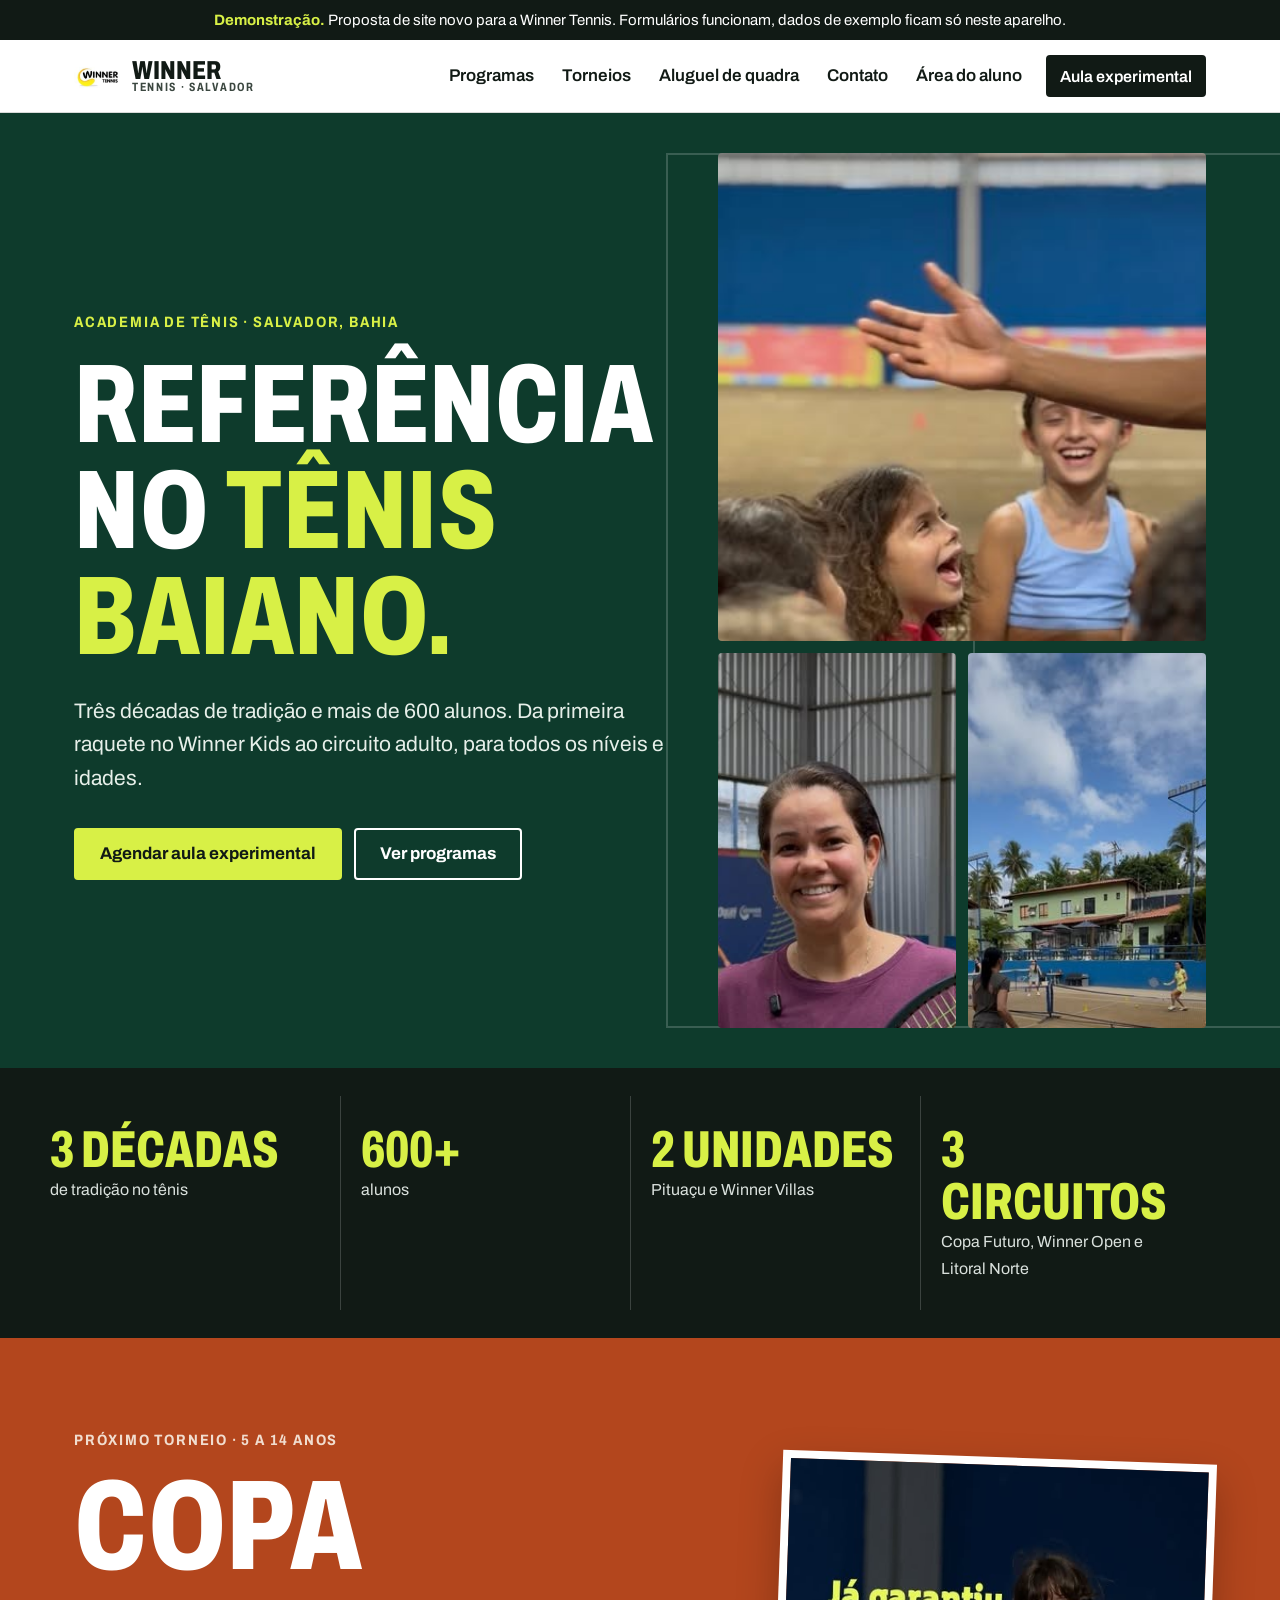
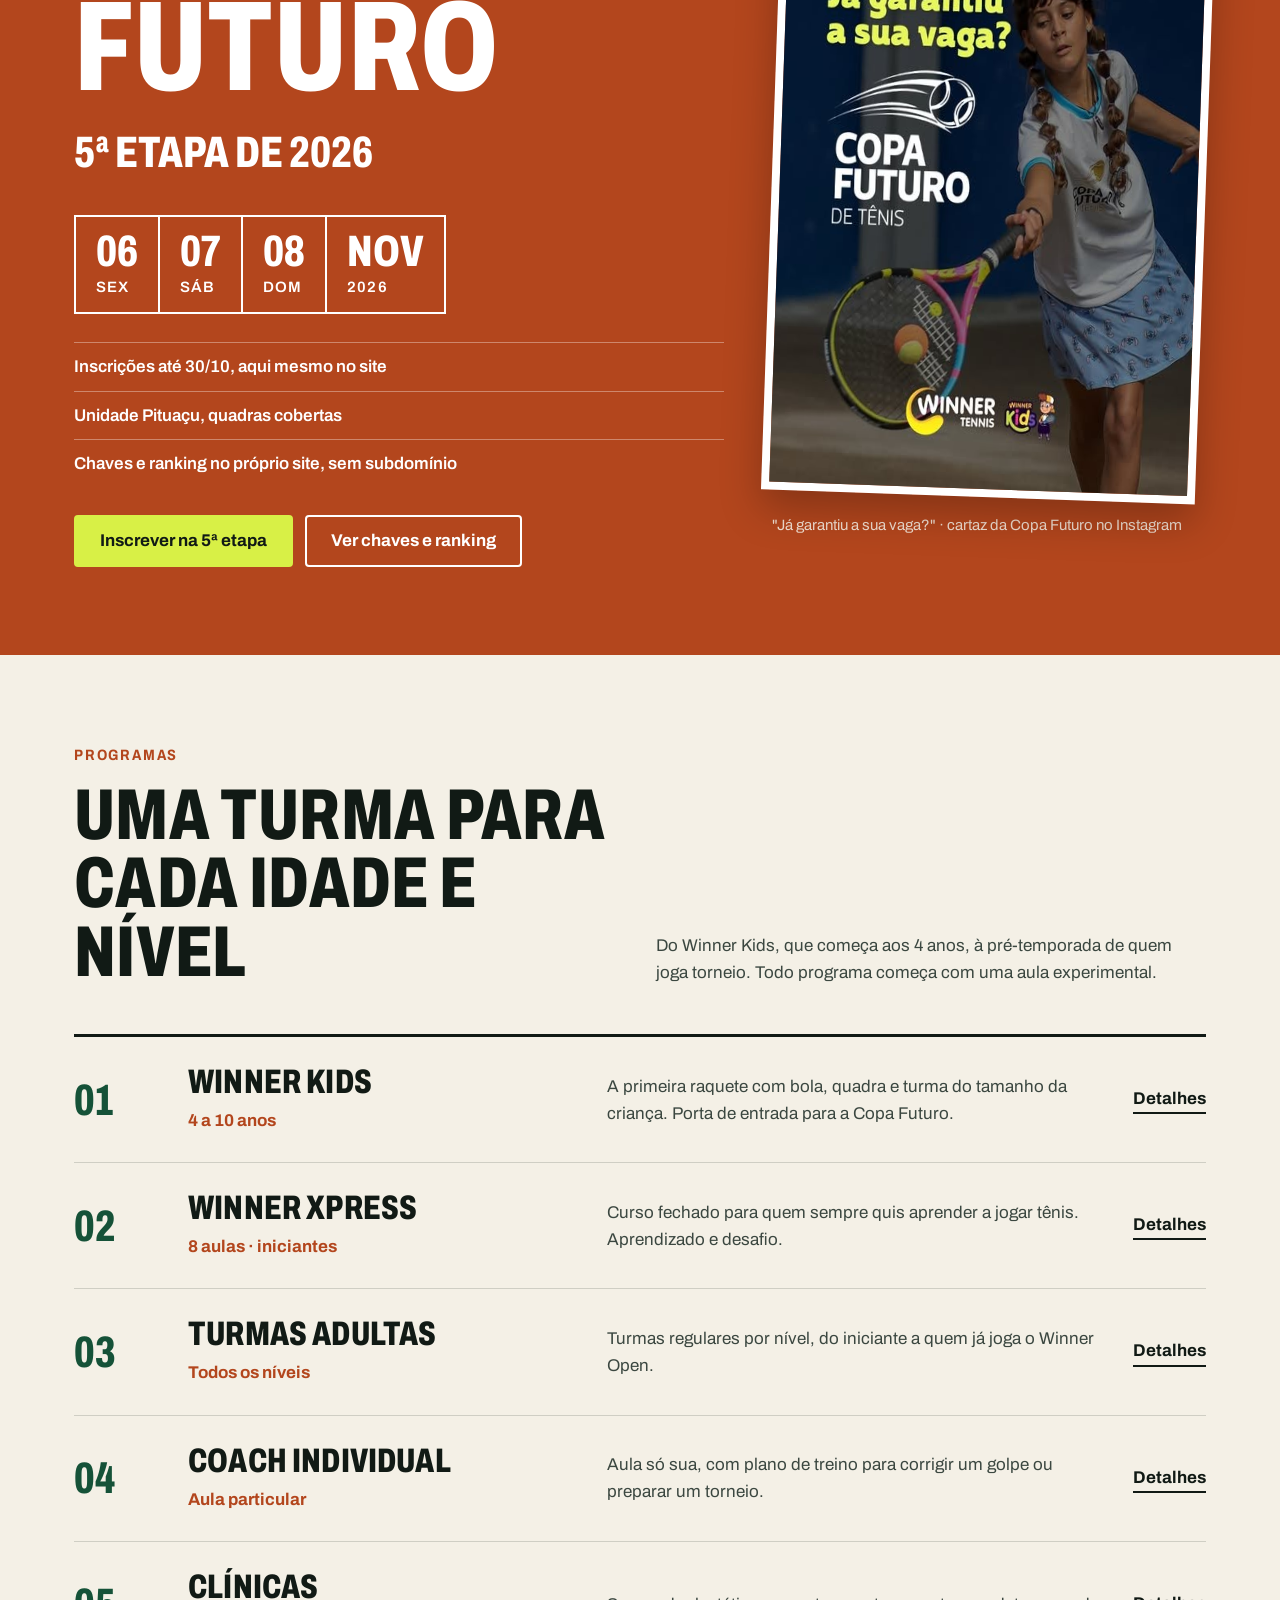
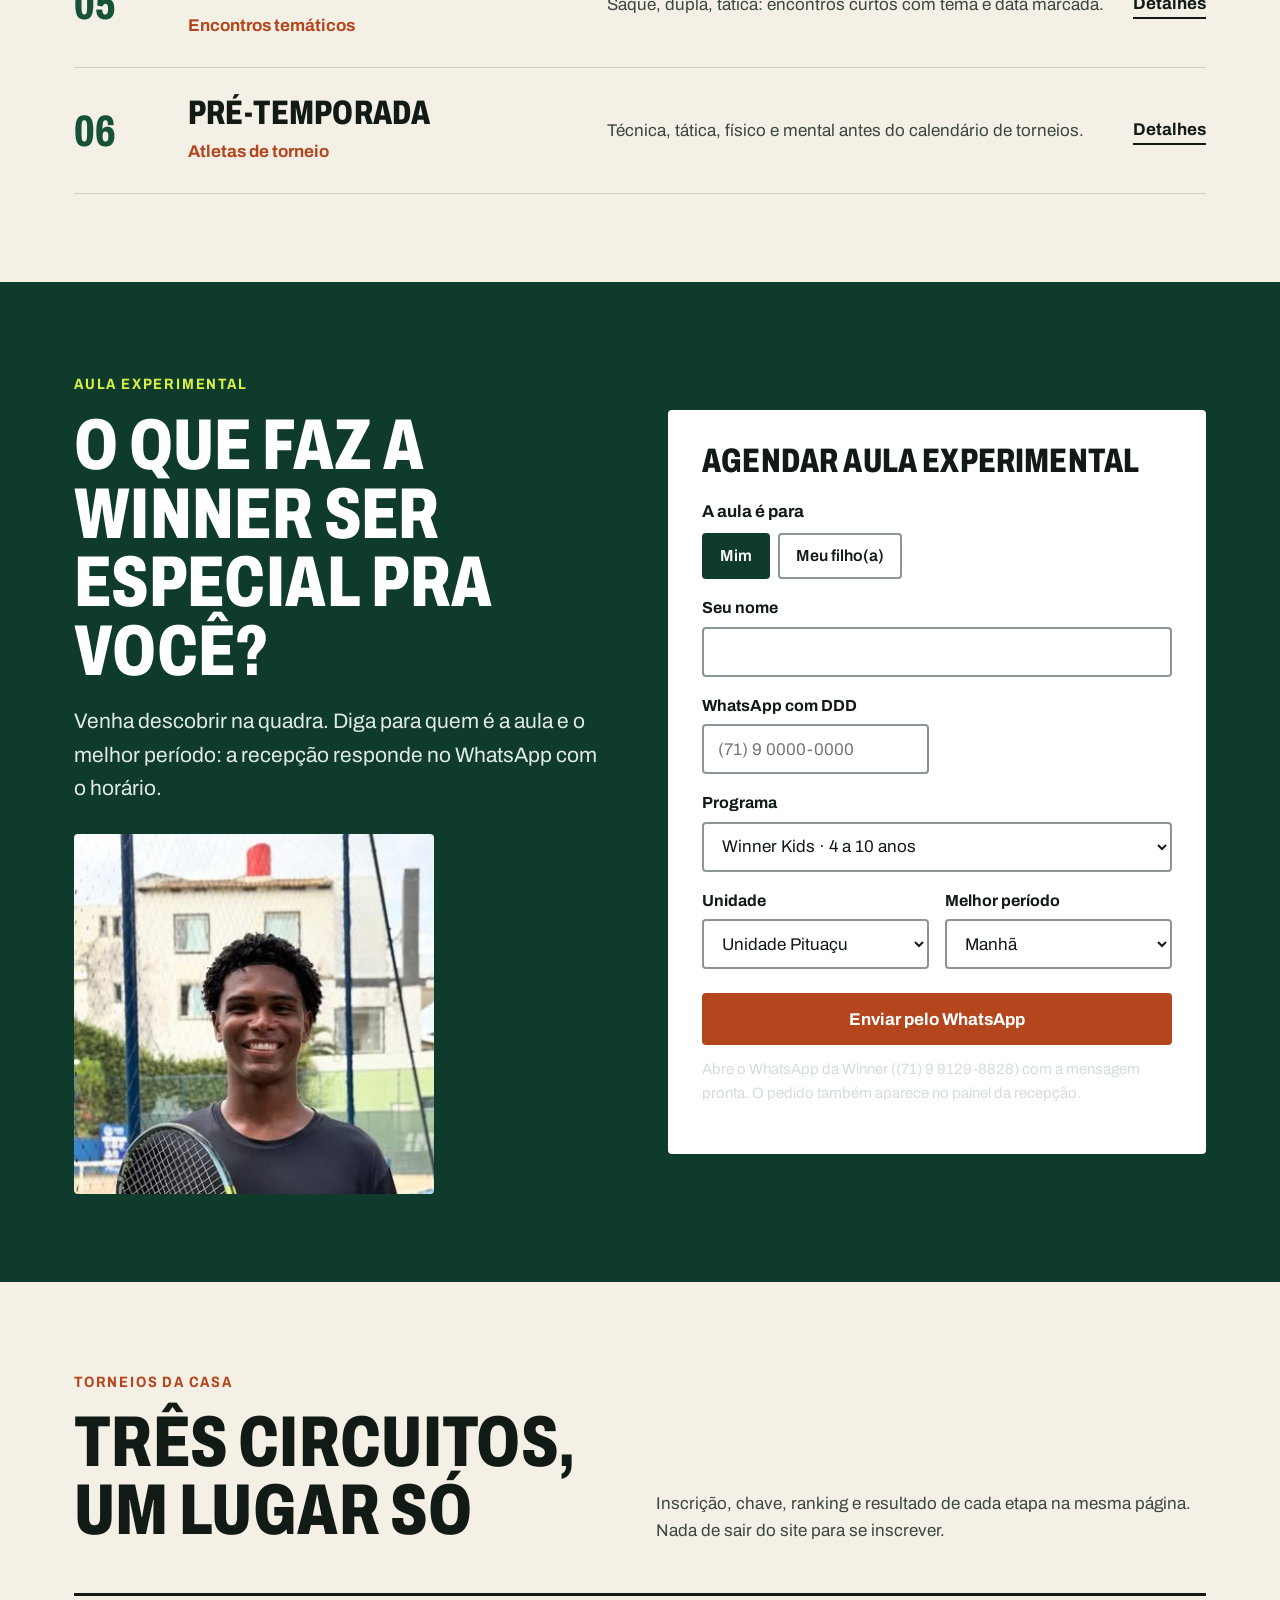
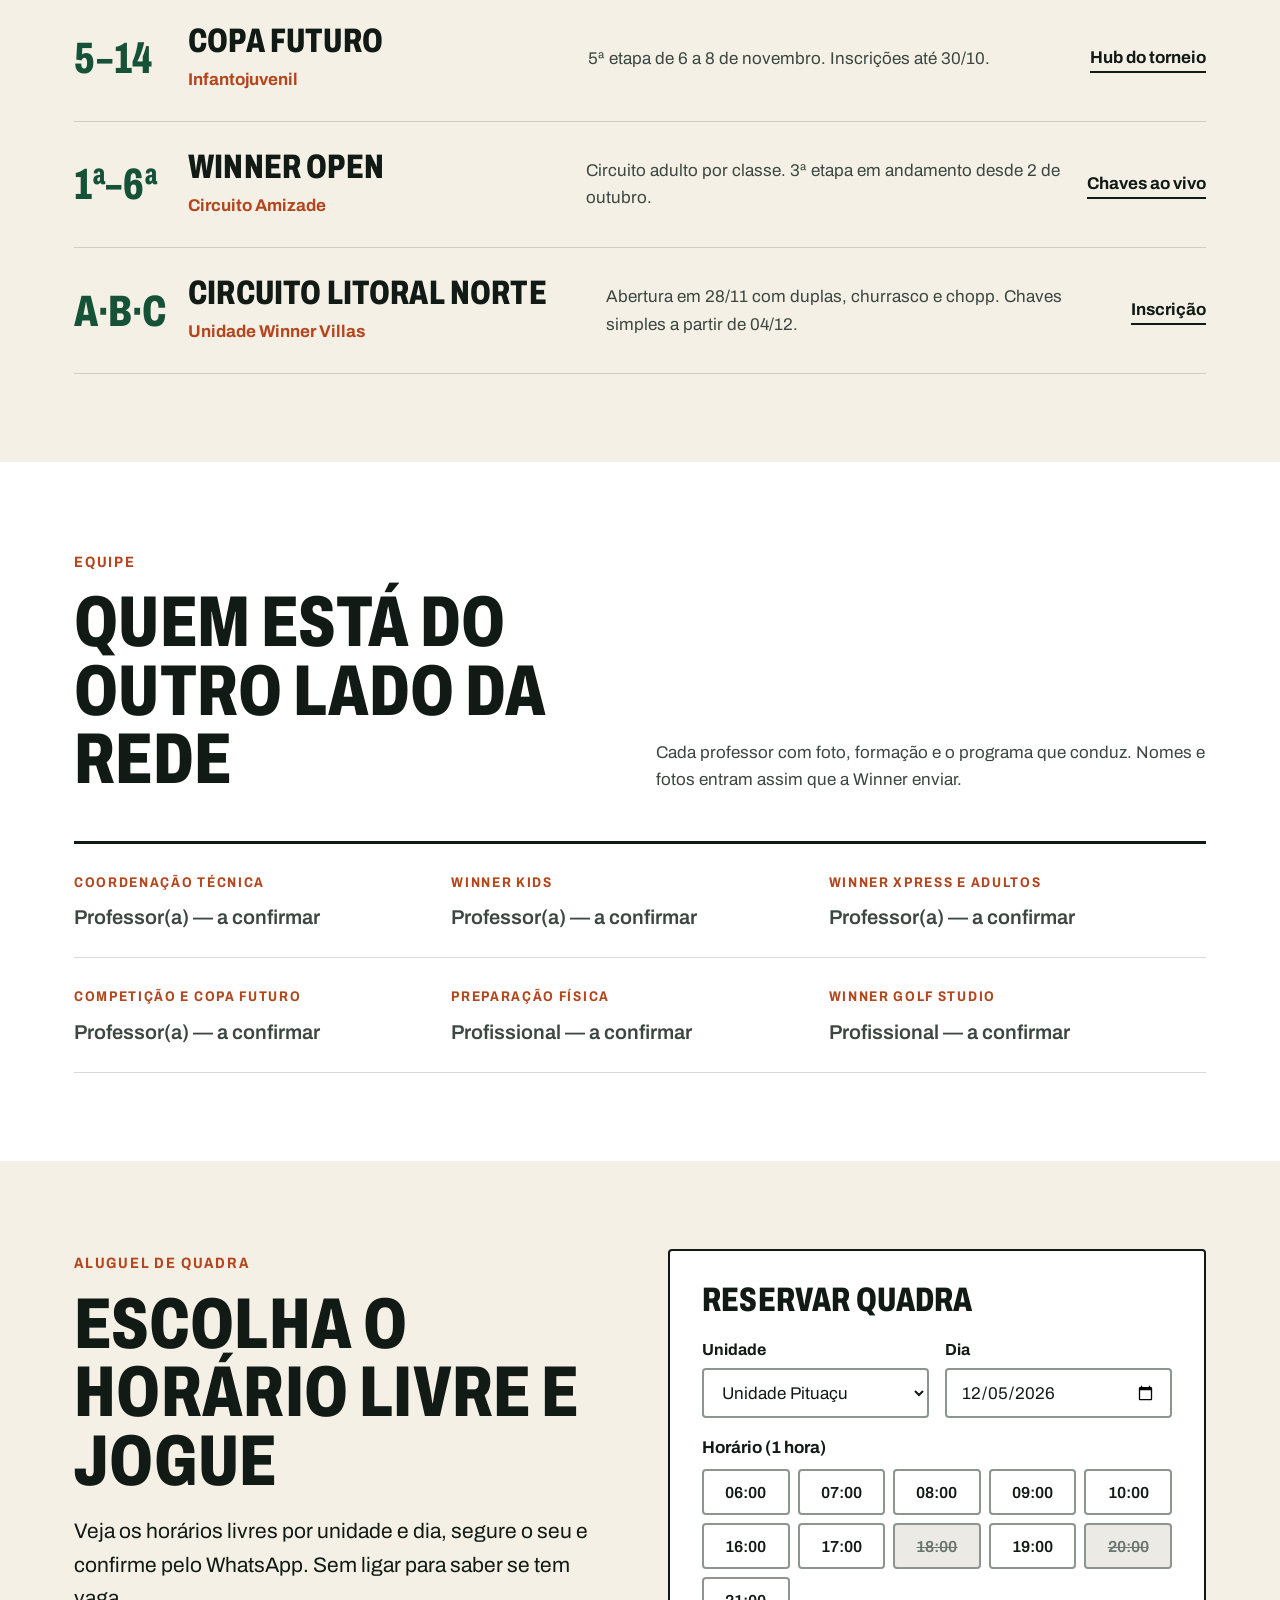
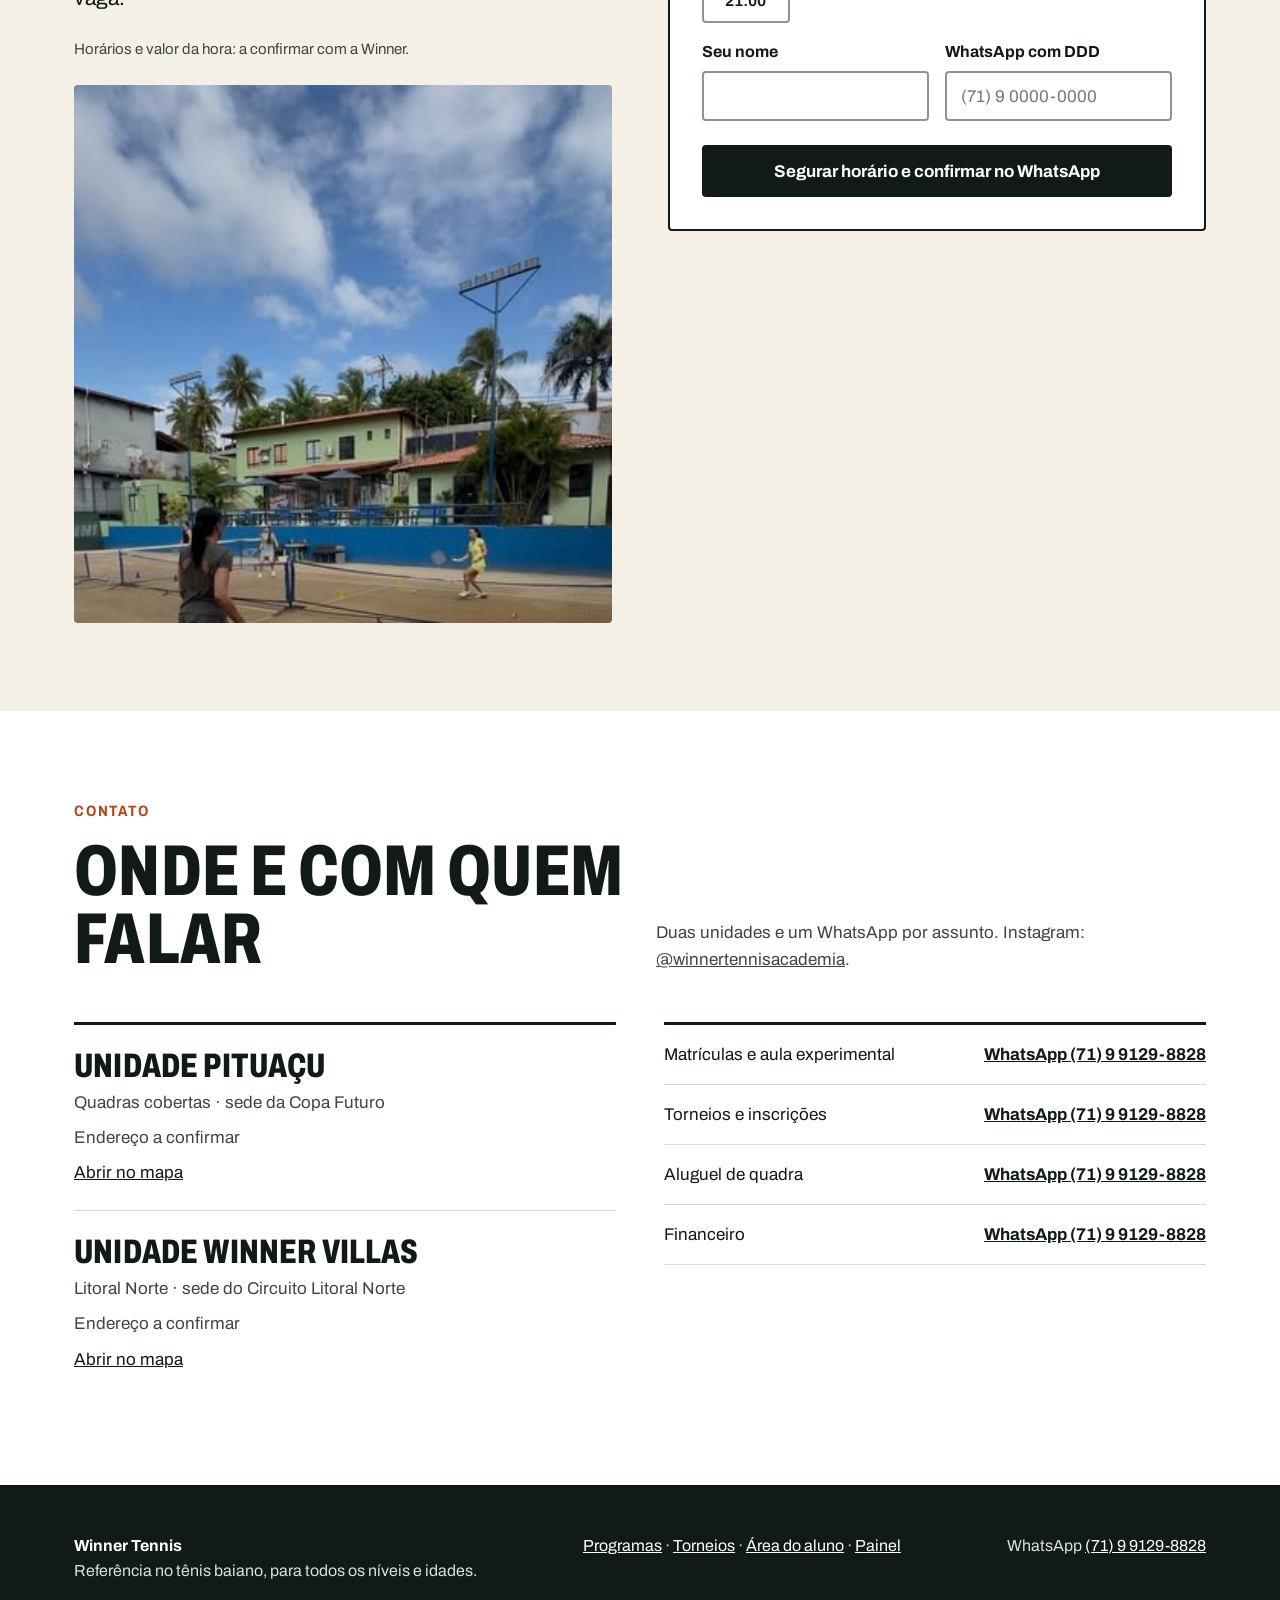
<file: index.html>
<!doctype html>
<html lang="pt-BR">
<head>
<meta charset="utf-8">
<meta name="viewport" content="width=device-width, initial-scale=1">
<title>Winner Tennis · Academia de tênis em Salvador</title>
<meta name="description" content="Winner Tennis: referência no tênis baiano, para todos os níveis e idades. Winner Kids, Winner Xpress, aulas adultas, Copa Futuro e Winner Open.">
<link rel="icon" href="fotos/logo-winner.jpg">
<link rel="preconnect" href="https://fonts.googleapis.com"><link rel="preconnect" href="https://fonts.gstatic.com" crossorigin>
<link href="https://fonts.googleapis.com/css2?family=Archivo:wdth,wght@62..125,400..900&display=swap" rel="stylesheet">
<link rel="stylesheet" href="assets/estilo.css?v=20261031153626">
</head>
<body>
<div class="demo-faixa"><b>Demonstração.</b> Proposta de site novo para a Winner Tennis. Formulários funcionam, dados de exemplo ficam só neste aparelho.</div>

<header class="topo">
  <div class="wrap">
    <a class="marca" href="index.html"><img src="fotos/logo-winner.jpg" alt="" width="48" height="48"><span>Winner<small>Tennis · Salvador</small></span></a>
    <button class="menu-btn" type="button" aria-expanded="false" aria-controls="menu">Menu</button>
    <nav class="menu" id="menu" aria-label="Principal">
      <a href="programas.html">Programas</a>
      <a href="torneios.html">Torneios</a>
      <a href="#quadra">Aluguel de quadra</a>
      <a href="#contato">Contato</a>
      <a href="aluno.html">Área do aluno</a>
      <a class="btn btn-pq" href="#experimental">Aula experimental</a>
    </nav>
  </div>
</header>

<main>
  <section class="capa">
    <div class="wrap">
      <div class="capa-texto">
        <span class="rotulo" style="color:var(--bola)">Academia de tênis · Salvador, Bahia</span>
        <h1 style="margin-top:18px">Referência no <span>tênis baiano.</span></h1>
        <p class="lead">Três décadas de tradição e mais de 600 alunos. Da primeira raquete no Winner Kids ao circuito adulto, para todos os níveis e idades.</p>
        <div class="acoes">
          <a class="btn btn-bola" href="#experimental">Agendar aula experimental</a>
          <a class="btn btn-vazado" href="programas.html">Ver programas</a>
        </div>
      </div>
      <div class="capa-fotos">
        <img src="fotos/kids-sorriso.jpg" alt="Crianças sorrindo durante aula do Winner Kids na quadra coberta">
        <div class="duas">
          <img src="fotos/aluna-quadra-coberta.jpg" alt="Aluna da Winner com a raquete na quadra coberta">
          <img src="fotos/quadra-villas.jpg" alt="Aula na quadra da unidade Winner Villas">
        </div>
      </div>
    </div>
  </section>

  <section class="placar" aria-label="A Winner em números">
    <div class="wrap">
      <div><b>3 décadas</b><span>de tradição no tênis</span></div>
      <div><b>600+</b><span>alunos</span></div>
      <div><b>2 unidades</b><span>Pituaçu e Winner Villas</span></div>
      <div><b>3 circuitos</b><span>Copa Futuro, Winner Open e Litoral Norte</span></div>
    </div>
  </section>

  <section class="torneio-destaque" id="proximo-torneio">
    <div class="wrap poster surge">
      <div>
        <span class="rotulo">Próximo torneio · 5 a 14 anos</span>
        <h2>Copa Futuro</h2>
        <div class="etapa">5ª etapa de 2026</div>
        <div class="datas" aria-label="De 6 a 8 de novembro de 2026">
          <div><b>06</b><span>sex</span></div>
          <div><b>07</b><span>sáb</span></div>
          <div><b>08</b><span>dom</span></div>
          <div><b>NOV</b><span>2026</span></div>
        </div>
        <ul>
          <li>Inscrições até 30/10, aqui mesmo no site</li>
          <li>Unidade Pituaçu, quadras cobertas</li>
          <li>Chaves e ranking no próprio site, sem subdomínio</li>
        </ul>
        <div class="acoes">
          <a class="btn btn-bola" href="torneios.html?t=copa#inscricao">Inscrever na 5ª etapa</a>
          <a class="btn btn-vazado" href="torneios.html?t=copa#chaves">Ver chaves e ranking</a>
        </div>
      </div>
      <figure>
        <img src="fotos/copa-futuro-cartaz.jpg" alt="Cartaz da Copa Futuro de Tênis com atleta mirim" width="512" height="640">
        <figcaption>"Já garantiu a sua vaga?" · cartaz da Copa Futuro no Instagram</figcaption>
      </figure>
    </div>
  </section>

  <section id="programas">
    <div class="wrap">
      <div class="cab surge">
        <div><span class="rotulo">Programas</span><h2>Uma turma para cada idade e nível</h2></div>
        <p>Do Winner Kids, que começa aos 4 anos, à pré-temporada de quem joga torneio. Todo programa começa com uma aula experimental.</p>
      </div>
      <div class="programas surge">
        <a class="prog" href="programas.html#kids"><span class="num">01</span><div><h3>Winner Kids</h3><span class="faixa">4 a 10 anos</span></div><p>A primeira raquete com bola, quadra e turma do tamanho da criança. Porta de entrada para a Copa Futuro.</p><span class="seta">Detalhes</span></a>
        <a class="prog" href="programas.html#xpress"><span class="num">02</span><div><h3>Winner Xpress</h3><span class="faixa">8 aulas · iniciantes</span></div><p>Curso fechado para quem sempre quis aprender a jogar tênis. Aprendizado e desafio.</p><span class="seta">Detalhes</span></a>
        <a class="prog" href="programas.html#adulto"><span class="num">03</span><div><h3>Turmas adultas</h3><span class="faixa">Todos os níveis</span></div><p>Turmas regulares por nível, do iniciante a quem já joga o Winner Open.</p><span class="seta">Detalhes</span></a>
        <a class="prog" href="programas.html#coach"><span class="num">04</span><div><h3>Coach individual</h3><span class="faixa">Aula particular</span></div><p>Aula só sua, com plano de treino para corrigir um golpe ou preparar um torneio.</p><span class="seta">Detalhes</span></a>
        <a class="prog" href="programas.html#clinica"><span class="num">05</span><div><h3>Clínicas</h3><span class="faixa">Encontros temáticos</span></div><p>Saque, dupla, tática: encontros curtos com tema e data marcada.</p><span class="seta">Detalhes</span></a>
        <a class="prog" href="programas.html#pretemporada"><span class="num">06</span><div><h3>Pré-temporada</h3><span class="faixa">Atletas de torneio</span></div><p>Técnica, tática, físico e mental antes do calendário de torneios.</p><span class="seta">Detalhes</span></a>
      </div>
    </div>
  </section>

  <section class="verde" id="experimental">
    <div class="wrap dupla">
      <div class="surge">
        <span class="rotulo" style="color:var(--bola)">Aula experimental</span>
        <h2 style="margin:14px 0 20px">O que faz a Winner ser especial pra você?</h2>
        <p class="lead" style="color:#E1EAE5">Venha descobrir na quadra. Diga para quem é a aula e o melhor período: a recepção responde no WhatsApp com o horário.</p>
        <img src="fotos/atleta-pre-temporada.jpg" alt="Atleta da Winner sorrindo com a raquete" style="max-width:360px;margin-top:28px">
      </div>
      <form class="form" id="form-experimental" novalidate>
        <h3>Agendar aula experimental</h3>
        <div class="campos">
          <div class="cheio"><span style="font-weight:700">A aula é para</span>
            <div class="escolhas">
              <label><input type="radio" name="quem" value="eu" checked><span>Mim</span></label>
              <label><input type="radio" name="quem" value="filho"><span>Meu filho(a)</span></label>
            </div>
          </div>
          <label class="cheio">Seu nome<input name="nome" autocomplete="name" required></label>
          <label id="exp-idade-campo" hidden>Idade da criança<input name="idade" inputmode="numeric" maxlength="2"></label>
          <label>WhatsApp com DDD<input name="telefone" type="tel" inputmode="tel" autocomplete="tel" placeholder="(71) 9 0000-0000" required></label>
          <label class="cheio">Programa<select name="programa" data-programas-opcoes></select></label>
          <label>Unidade<select name="unidade" data-unidades-opcoes></select></label>
          <label>Melhor período<select name="periodo"><option>Manhã</option><option>Tarde</option><option>Noite</option><option>Sábado</option></select></label>
        </div>
        <button class="btn btn-saibro" type="submit">Enviar pelo WhatsApp</button>
        <p class="nota">Abre o WhatsApp da Winner ((71) 9 9129-8828) com a mensagem pronta. O pedido também aparece no painel da recepção.</p>
        <div id="exp-msg" role="status" aria-live="polite"></div>
      </form>
    </div>
  </section>

  <section id="torneios">
    <div class="wrap">
      <div class="cab surge">
        <div><span class="rotulo">Torneios da casa</span><h2>Três circuitos, um lugar só</h2></div>
        <p>Inscrição, chave, ranking e resultado de cada etapa na mesma página. Nada de sair do site para se inscrever.</p>
      </div>
      <div class="programas surge">
        <a class="prog" href="torneios.html?t=copa"><span class="num">5–14</span><div><h3>Copa Futuro</h3><span class="faixa">Infantojuvenil</span></div><p>5ª etapa de 6 a 8 de novembro. Inscrições até 30/10.</p><span class="seta">Hub do torneio</span></a>
        <a class="prog" href="torneios.html?t=open"><span class="num">1ª–6ª</span><div><h3>Winner Open</h3><span class="faixa">Circuito Amizade</span></div><p>Circuito adulto por classe. 3ª etapa em andamento desde 2 de outubro.</p><span class="seta">Chaves ao vivo</span></a>
        <a class="prog" href="torneios.html?t=litoral"><span class="num">A·B·C</span><div><h3>Circuito Litoral Norte</h3><span class="faixa">Unidade Winner Villas</span></div><p>Abertura em 28/11 com duplas, churrasco e chopp. Chaves simples a partir de 04/12.</p><span class="seta">Inscrição</span></a>
      </div>
    </div>
  </section>

  <section id="equipe" style="background:var(--papel)">
    <div class="wrap">
      <div class="cab surge">
        <div><span class="rotulo">Equipe</span><h2>Quem está do outro lado da rede</h2></div>
        <p>Cada professor com foto, formação e o programa que conduz. Nomes e fotos entram assim que a Winner enviar.</p>
      </div>
      <div class="equipe surge" id="equipe-lista"></div>
    </div>
  </section>

  <section id="quadra">
    <div class="wrap dupla" style="align-items:start">
      <div class="surge">
        <span class="rotulo" style="color:var(--saibro)">Aluguel de quadra</span>
        <h2 style="margin:14px 0 20px">Escolha o horário livre e jogue</h2>
        <p class="lead">Veja os horários livres por unidade e dia, segure o seu e confirme pelo WhatsApp. Sem ligar para saber se tem vaga.</p>
        <p class="nota">Horários e valor da hora: a confirmar com a Winner.</p>
        <img src="fotos/quadra-villas.jpg" alt="Quadra da unidade Winner Villas com coqueiros ao fundo" style="margin-top:24px">
      </div>
      <form class="form" id="form-quadra" novalidate>
        <h3>Reservar quadra</h3>
        <div class="campos">
          <label>Unidade<select id="q-unidade" name="unidade" data-unidades-opcoes></select></label>
          <label>Dia<input id="q-dia" name="dia" type="date" required></label>
          <div class="cheio"><span style="font-weight:700">Horário (1 hora)</span><div class="horarios" id="q-horarios"></div></div>
          <label>Seu nome<input name="nome" autocomplete="name" required></label>
          <label>WhatsApp com DDD<input name="telefone" type="tel" inputmode="tel" autocomplete="tel" placeholder="(71) 9 0000-0000" required></label>
        </div>
        <button class="btn" type="submit">Segurar horário e confirmar no WhatsApp</button>
        <div id="q-msg" role="status" aria-live="polite"></div>
      </form>
    </div>
  </section>

  <section id="contato" style="background:var(--papel)">
    <div class="wrap">
      <div class="cab surge">
        <div><span class="rotulo">Contato</span><h2>Onde e com quem falar</h2></div>
        <p>Duas unidades e um WhatsApp por assunto. Instagram: <a href="https://www.instagram.com/winnertennisacademia/" target="_blank" rel="noopener">@winnertennisacademia</a>.</p>
      </div>
      <div class="contato">
        <div id="unidades"></div>
        <div><ul class="setores" id="setores"></ul></div>
      </div>
    </div>
  </section>
</main>

<footer class="rodape">
  <div class="wrap">
    <div><b>Winner Tennis</b><br>Referência no tênis baiano, para todos os níveis e idades.</div>
    <div><a href="programas.html">Programas</a> · <a href="torneios.html">Torneios</a> · <a href="aluno.html">Área do aluno</a> · <a href="admin.html">Painel</a></div>
    <div>WhatsApp <a href="https://wa.me/5571991298828">(71) 9 9129-8828</a></div>
  </div>
</footer>

<script src="assets/config.js?v=20261031153626"></script>
<script src="assets/dados.js?v=20261031153626"></script>
<script src="assets/site.js?v=20261031153626"></script>
</body>
</html>
</file>
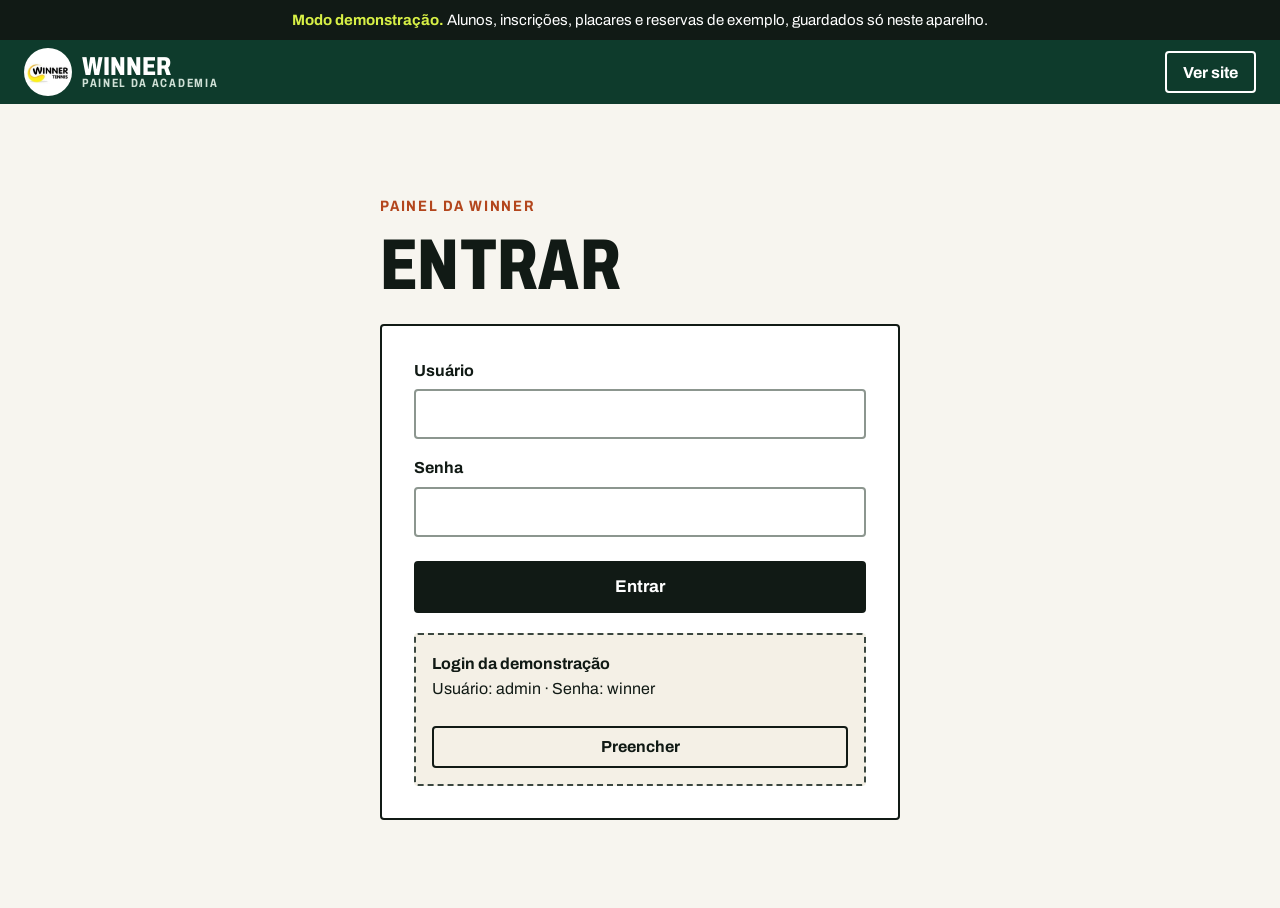
<file: admin.html>
<!doctype html>
<html lang="pt-BR">
<head>
<meta charset="utf-8">
<meta name="viewport" content="width=device-width, initial-scale=1">
<title>Painel · Winner Tennis</title>
<meta name="robots" content="noindex">
<link rel="icon" href="fotos/logo-winner.jpg">
<link rel="preconnect" href="https://fonts.googleapis.com"><link rel="preconnect" href="https://fonts.gstatic.com" crossorigin>
<link href="https://fonts.googleapis.com/css2?family=Archivo:wdth,wght@62..125,400..900&display=swap" rel="stylesheet">
<link rel="stylesheet" href="assets/estilo.css?v=20261031153626">
<link rel="stylesheet" href="assets/admin.css?v=20261031153626">
</head>
<body class="adm">
<div class="demo-faixa"><b>Modo demonstração.</b> Alunos, inscrições, placares e reservas de exemplo, guardados só neste aparelho.</div>
<header class="adm-topo">
  <div class="wrap">
    <a class="marca" href="index.html"><img src="fotos/logo-winner.jpg" alt="" width="44" height="44"><span>Winner<small>Painel da academia</small></span></a>
    <div class="sp">
      <a class="btn btn-pq btn-vazado" href="index.html" target="_blank" rel="noopener">Ver site</a>
      <button class="btn btn-pq btn-vazado" id="adm-sair" type="button" hidden>Sair</button>
    </div>
  </div>
</header>

<section id="v-login">
  <div class="wrap">
    <div class="login">
      <span class="rotulo" style="color:var(--saibro)">Painel da Winner</span>
      <h1 style="font-size:clamp(44px,8vw,72px);margin:12px 0 24px">Entrar</h1>
      <form class="form" id="form-adm" novalidate>
        <div class="campos">
          <label class="cheio">Usuário<input id="adm-u" autocomplete="username" autocapitalize="none"></label>
          <label class="cheio">Senha<input id="adm-s" type="password" autocomplete="current-password"></label>
        </div>
        <button class="btn" type="submit">Entrar</button>
        <div id="adm-msg" role="alert"></div>
        <div class="cred">
          <b>Login da demonstração</b><br><span id="cred-admin"></span><br>
          <button class="btn btn-pq btn-vazado" id="preencher-admin" type="button">Preencher</button>
        </div>
      </form>
    </div>
  </div>
</section>

<div id="v-painel" class="adm-grade" hidden>
  <nav class="adm-nav" aria-label="Seções do painel">
    <button type="button" data-aba="geral">Visão geral <span class="cont" hidden></span></button>
    <button type="button" data-aba="alunos">Alunos e turmas</button>
    <button type="button" data-aba="inscricoes">Inscrições e chaves <span class="cont" hidden></span></button>
    <button type="button" data-aba="ranking">Ranking</button>
    <button type="button" data-aba="avisos">Avisos</button>
    <button type="button" data-aba="reservas">Reservas de quadra <span class="cont" hidden></span></button>
    <button type="button" data-aba="ajustes">Ajustes</button>
  </nav>
  <main class="adm-main" id="adm-main" tabindex="-1"></main>
</div>

<dialog id="dlg" aria-label="Detalhe"><div id="dlg-corpo"></div></dialog>

<script src="assets/config.js?v=20261031153626"></script>
<script src="assets/dados.js?v=20261031153626"></script>
<script src="assets/admin.js?v=20261031153626"></script>
</body>
</html>
</file>
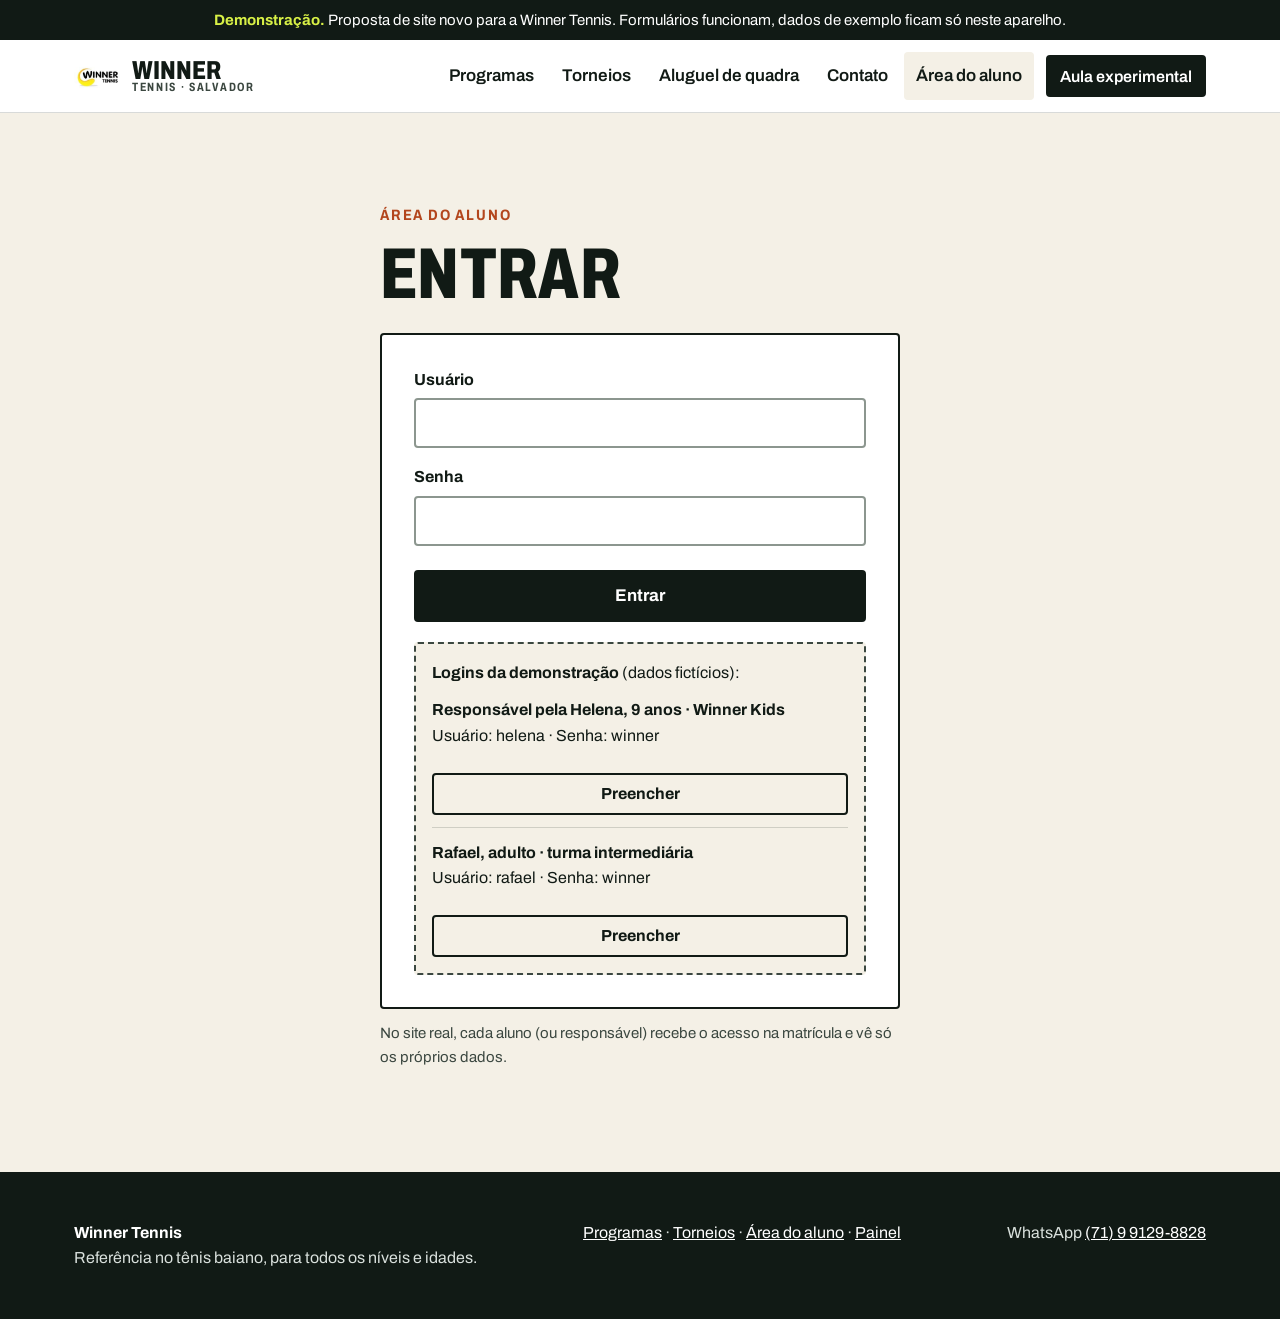
<file: aluno.html>
<!doctype html>
<html lang="pt-BR">
<head>
<meta charset="utf-8">
<meta name="viewport" content="width=device-width, initial-scale=1">
<title>Área do aluno · Winner Tennis</title>
<meta name="description" content="Área do aluno Winner Tennis: turma, frequência, nível, competições e avisos.">
<meta name="robots" content="noindex">
<link rel="icon" href="fotos/logo-winner.jpg">
<link rel="preconnect" href="https://fonts.googleapis.com"><link rel="preconnect" href="https://fonts.gstatic.com" crossorigin>
<link href="https://fonts.googleapis.com/css2?family=Archivo:wdth,wght@62..125,400..900&display=swap" rel="stylesheet">
<link rel="stylesheet" href="assets/estilo.css?v=20261031153626">
</head>
<body>
<div class="demo-faixa"><b>Demonstração.</b> Proposta de site novo para a Winner Tennis. Formulários funcionam, dados de exemplo ficam só neste aparelho.</div>

<header class="topo">
  <div class="wrap">
    <a class="marca" href="index.html"><img src="fotos/logo-winner.jpg" alt="" width="48" height="48"><span>Winner<small>Tennis · Salvador</small></span></a>
    <button class="menu-btn" type="button" aria-expanded="false" aria-controls="menu">Menu</button>
    <nav class="menu" id="menu" aria-label="Principal">
      <a href="programas.html">Programas</a>
      <a href="torneios.html">Torneios</a>
      <a href="index.html#quadra">Aluguel de quadra</a>
      <a href="index.html#contato">Contato</a>
      <a href="aluno.html" aria-current="page">Área do aluno</a>
      <a class="btn btn-pq" href="index.html#experimental">Aula experimental</a>
    </nav>
  </div>
</header>

<main>
  <section id="v-login">
    <div class="wrap">
      <div class="login">
        <span class="rotulo" style="color:var(--saibro)">Área do aluno</span>
        <h1 style="font-size:clamp(44px,8vw,72px);margin:12px 0 24px">Entrar</h1>
        <form class="form" id="form-login" novalidate>
          <div class="campos">
            <label class="cheio">Usuário<input id="l-usuario" autocomplete="username" autocapitalize="none" required></label>
            <label class="cheio">Senha<input id="l-senha" type="password" autocomplete="current-password" required></label>
          </div>
          <button class="btn" type="submit">Entrar</button>
          <div id="l-msg" role="alert"></div>
          <div class="cred" id="credenciais"><p style="margin:0 0 12px"><b>Logins da demonstração</b> (dados fictícios):</p></div>
        </form>
        <p class="nota">No site real, cada aluno (ou responsável) recebe o acesso na matrícula e vê só os próprios dados.</p>
      </div>
    </div>
  </section>

  <div id="v-painel" hidden>
    <section class="pag-cab" style="padding:48px 0 40px">
      <div class="wrap" style="display:flex;flex-wrap:wrap;gap:20px;align-items:end;justify-content:space-between">
        <div>
          <span class="rotulo">Área do aluno</span>
          <h1 id="a-ola" style="font-size:clamp(44px,8vw,80px);margin-top:12px"></h1>
          <p class="lead" id="a-quem" style="margin-top:12px"></p>
        </div>
        <button class="btn btn-vazado" id="sair" type="button" style="color:#fff">Sair</button>
      </div>
    </section>
    <section style="padding-top:40px">
      <div class="wrap painel-aluno">
        <div class="caixa terco" id="a-turma"></div>
        <div class="caixa terco" id="a-freq"></div>
        <div class="caixa terco" id="a-nivel"></div>
        <div class="caixa" id="a-evolucao"></div>
        <div class="caixa" id="a-avisos"></div>
        <div class="caixa larga" id="a-comp"></div>
      </div>
    </section>
  </div>
</main>

<footer class="rodape">
  <div class="wrap">
    <div><b>Winner Tennis</b><br>Referência no tênis baiano, para todos os níveis e idades.</div>
    <div><a href="programas.html">Programas</a> · <a href="torneios.html">Torneios</a> · <a href="aluno.html">Área do aluno</a> · <a href="admin.html">Painel</a></div>
    <div>WhatsApp <a href="https://wa.me/5571991298828">(71) 9 9129-8828</a></div>
  </div>
</footer>

<script src="assets/config.js?v=20261031153626"></script>
<script src="assets/dados.js?v=20261031153626"></script>
<script src="assets/site.js?v=20261031153626"></script>
<script src="assets/aluno.js?v=20261031153626"></script>
</body>
</html>
</file>
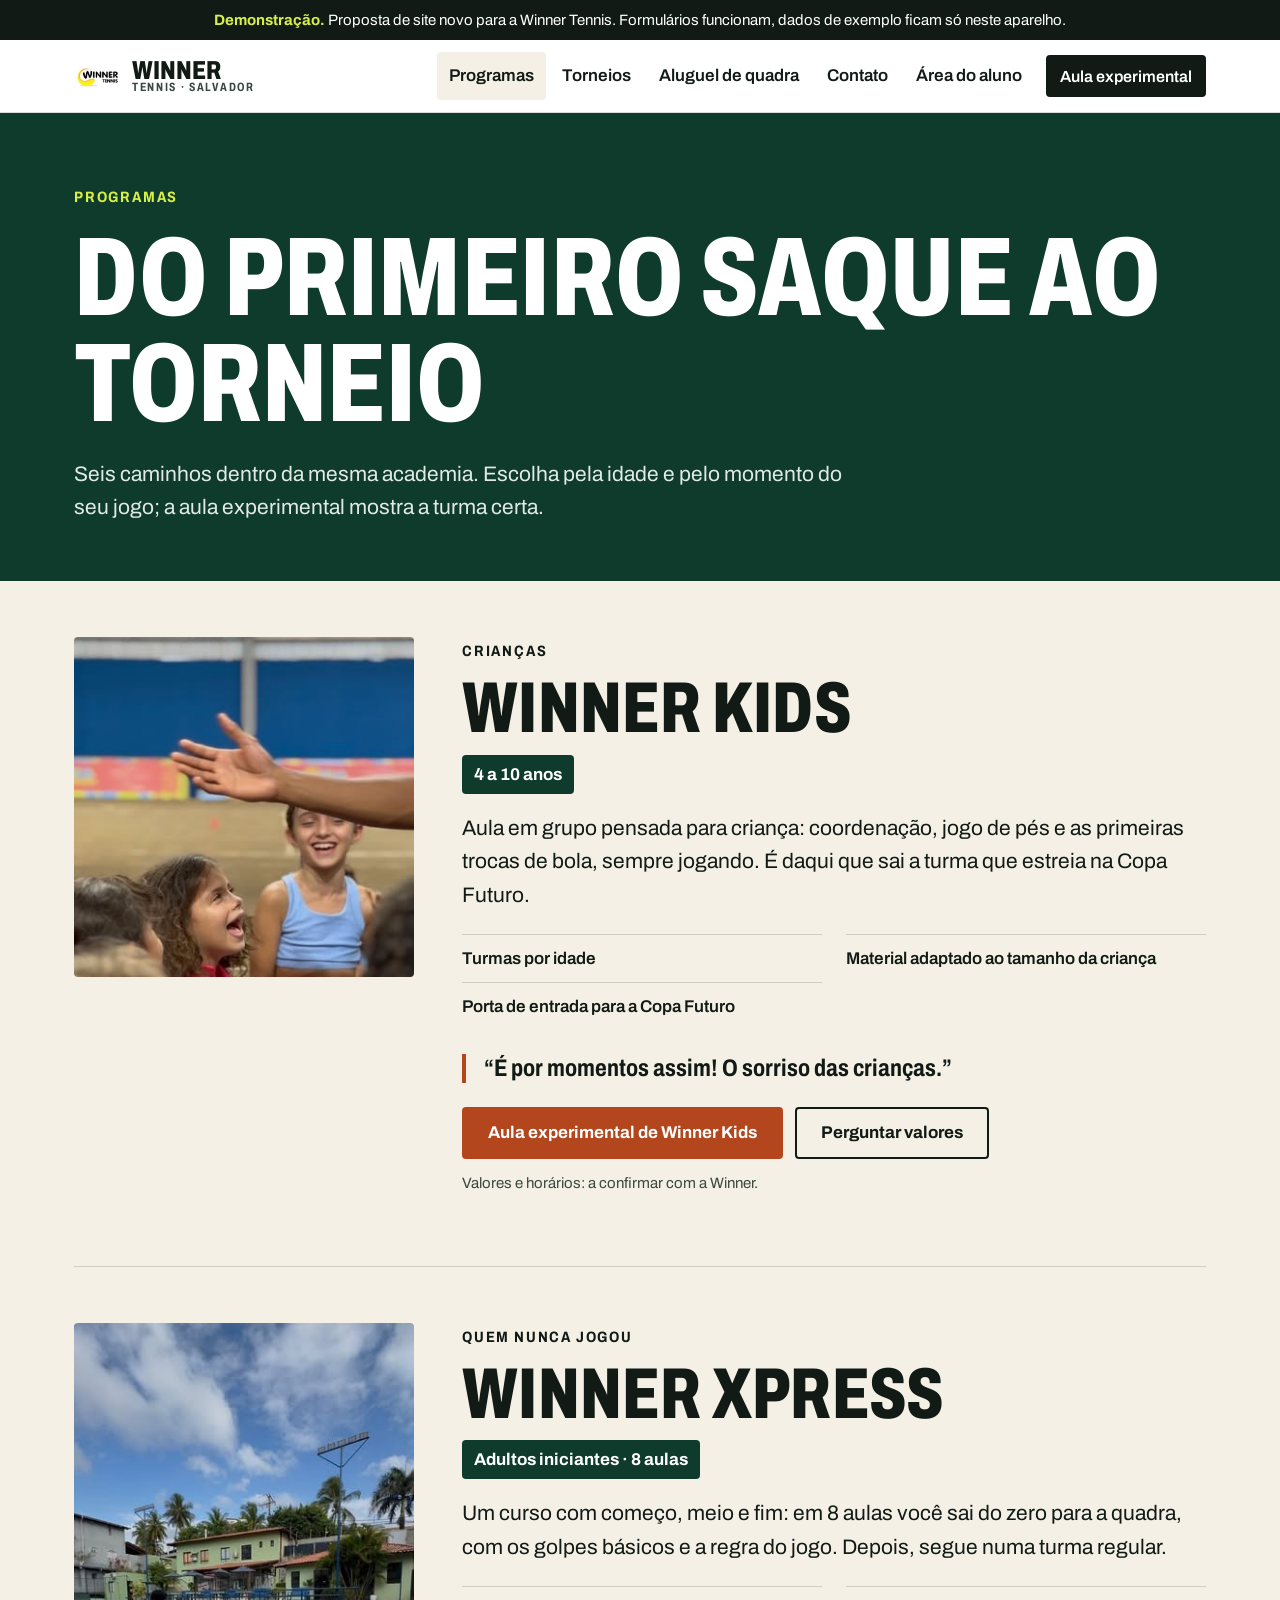
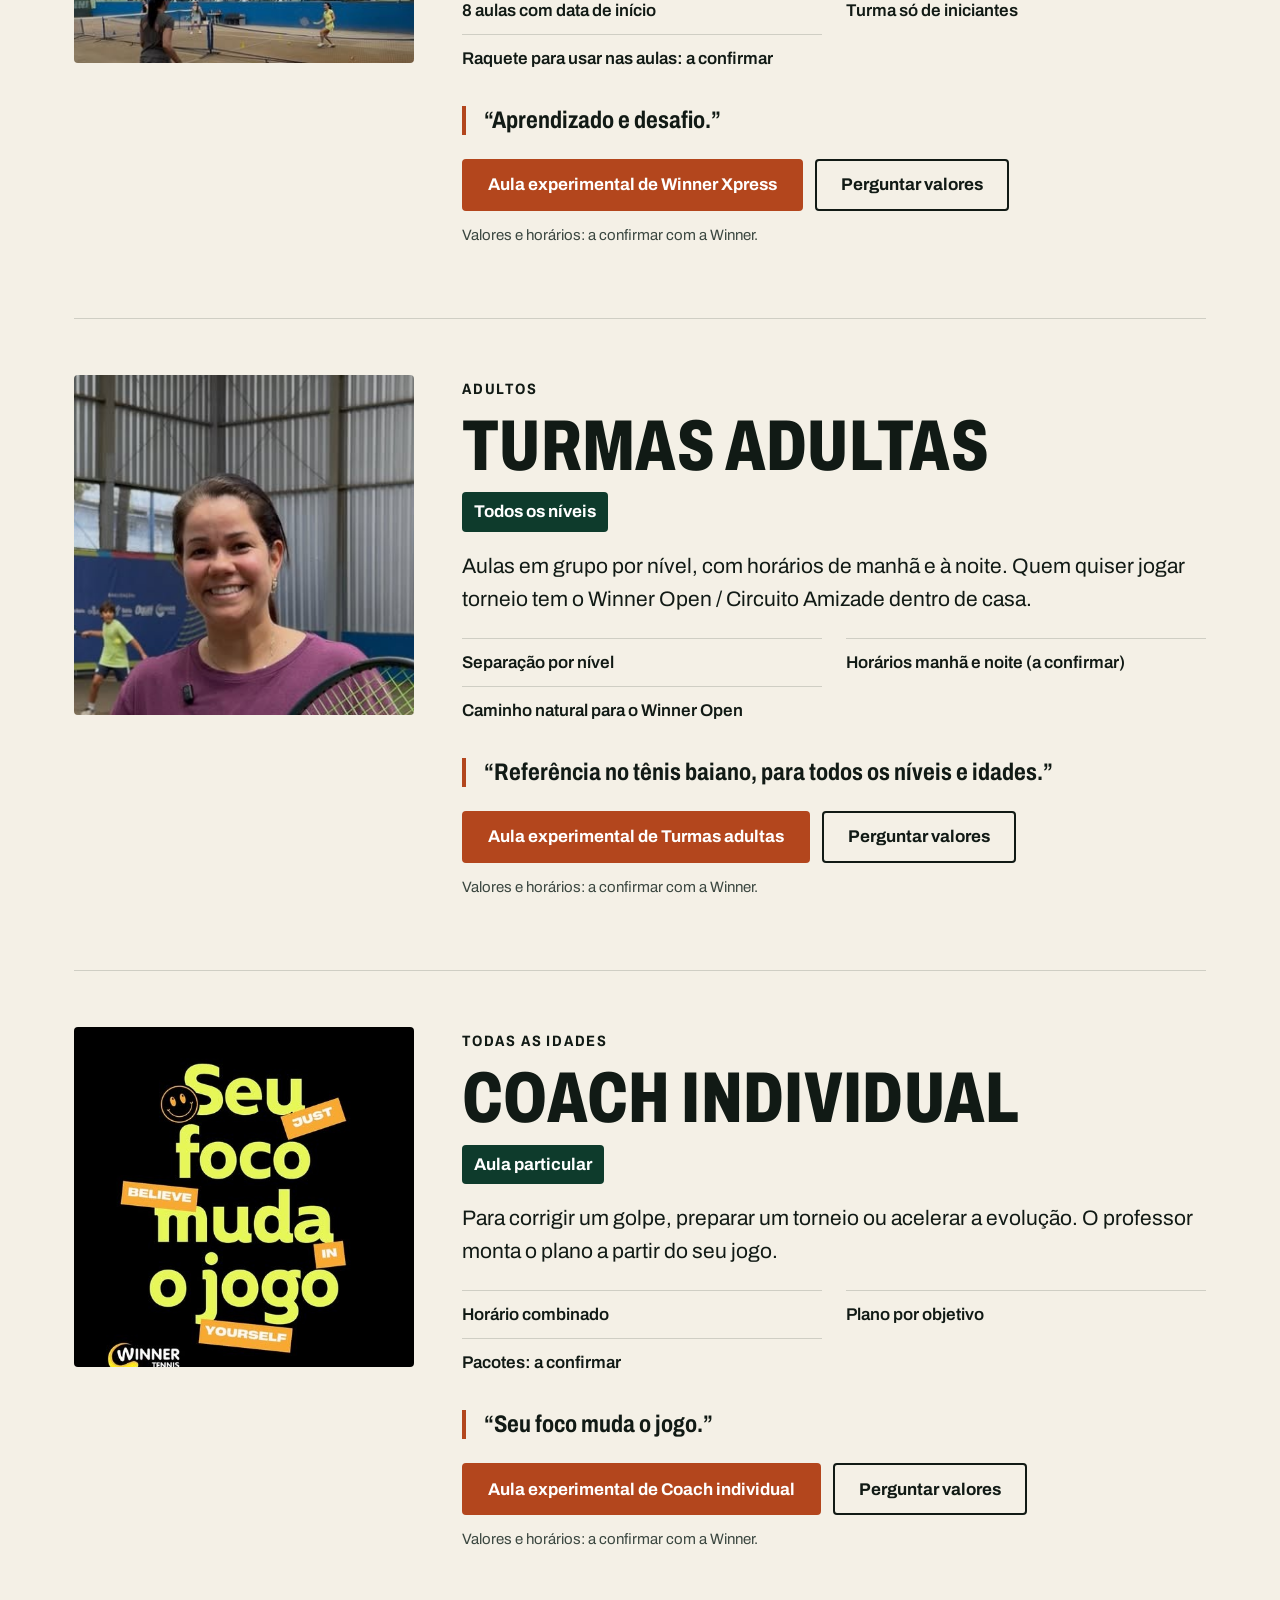
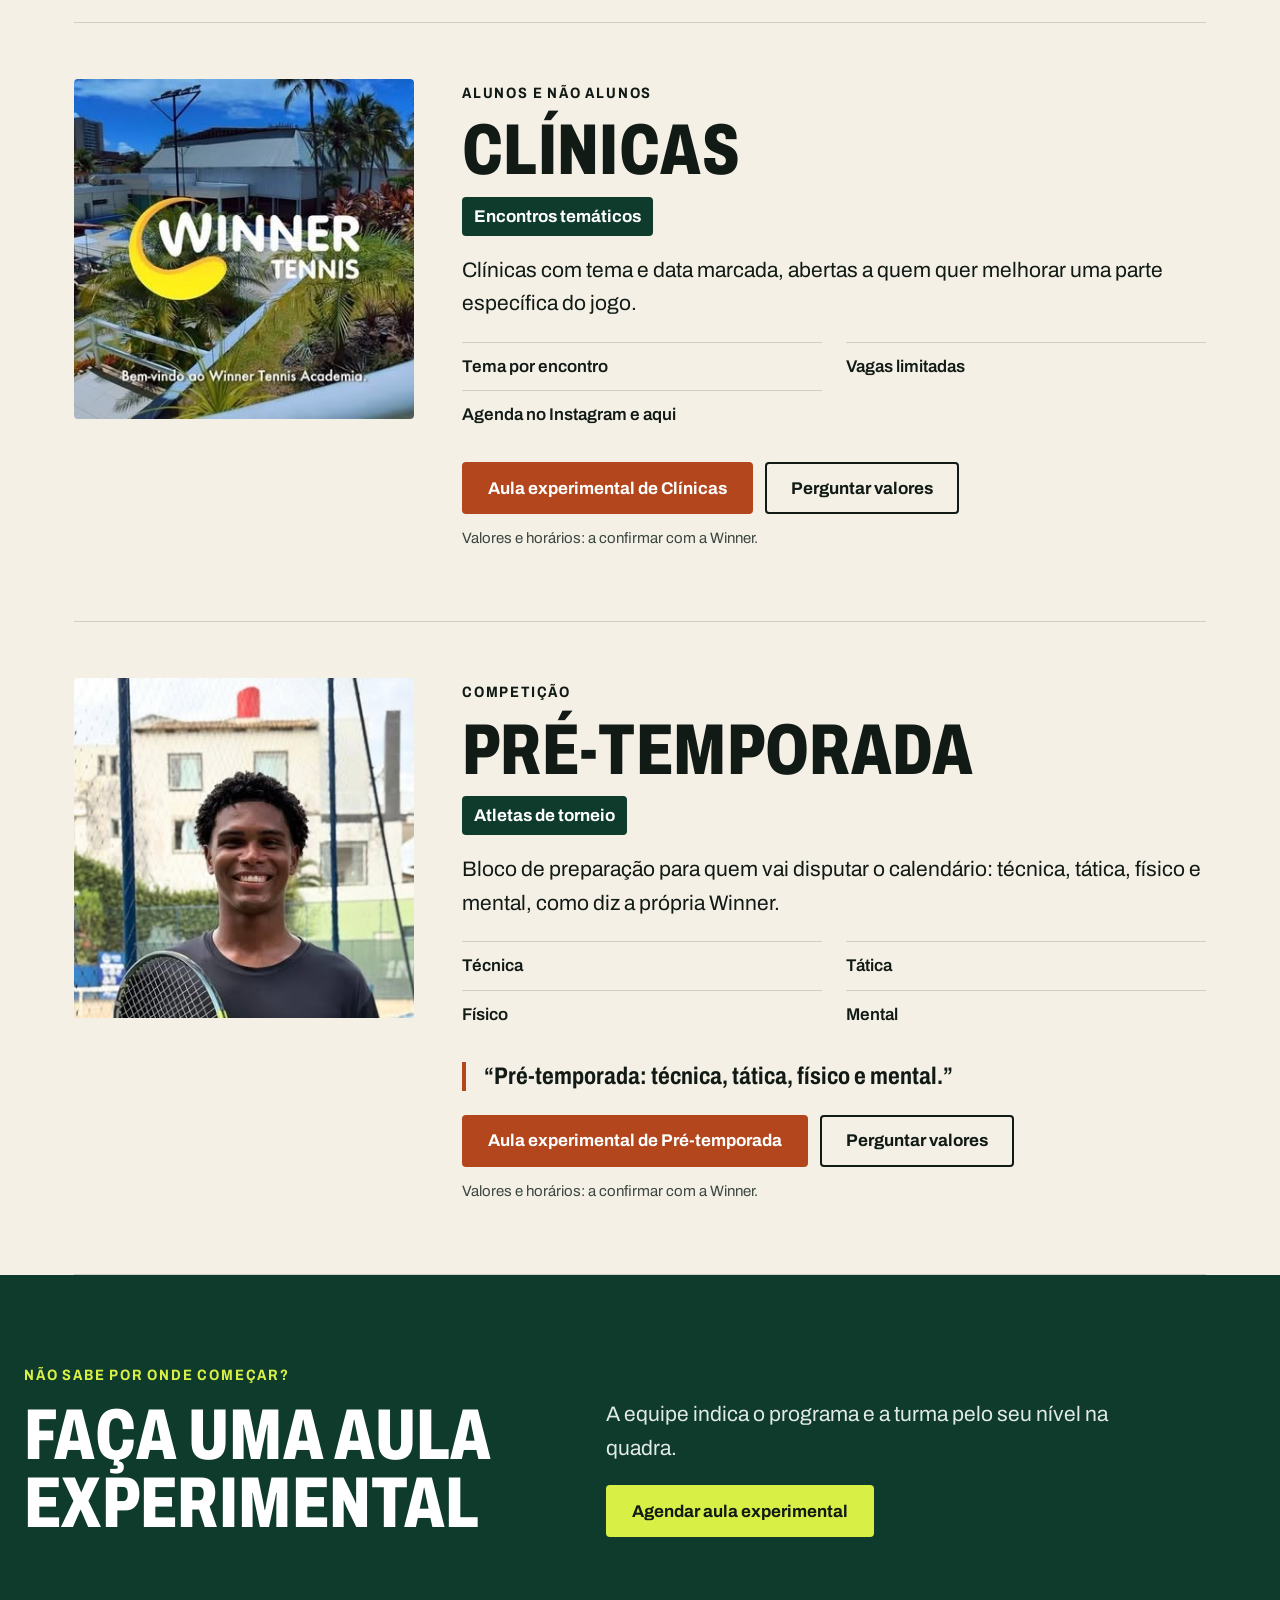
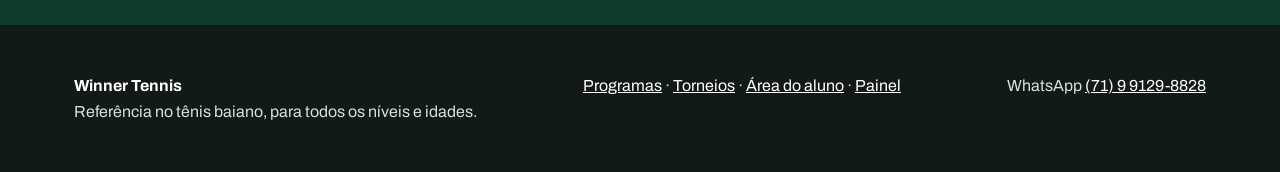
<file: programas.html>
<!doctype html>
<html lang="pt-BR">
<head>
<meta charset="utf-8">
<meta name="viewport" content="width=device-width, initial-scale=1">
<title>Programas · Winner Tennis</title>
<meta name="description" content="Winner Kids (4 a 10 anos), Winner Xpress (8 aulas), turmas adultas, coach individual, clínicas e pré-temporada.">
<link rel="icon" href="fotos/logo-winner.jpg">
<link rel="preconnect" href="https://fonts.googleapis.com"><link rel="preconnect" href="https://fonts.gstatic.com" crossorigin>
<link href="https://fonts.googleapis.com/css2?family=Archivo:wdth,wght@62..125,400..900&display=swap" rel="stylesheet">
<link rel="stylesheet" href="assets/estilo.css?v=20261031153626">
</head>
<body>
<div class="demo-faixa"><b>Demonstração.</b> Proposta de site novo para a Winner Tennis. Formulários funcionam, dados de exemplo ficam só neste aparelho.</div>

<header class="topo">
  <div class="wrap">
    <a class="marca" href="index.html"><img src="fotos/logo-winner.jpg" alt="" width="48" height="48"><span>Winner<small>Tennis · Salvador</small></span></a>
    <button class="menu-btn" type="button" aria-expanded="false" aria-controls="menu">Menu</button>
    <nav class="menu" id="menu" aria-label="Principal">
      <a href="programas.html" aria-current="page">Programas</a>
      <a href="torneios.html">Torneios</a>
      <a href="index.html#quadra">Aluguel de quadra</a>
      <a href="index.html#contato">Contato</a>
      <a href="aluno.html">Área do aluno</a>
      <a class="btn btn-pq" href="index.html#experimental">Aula experimental</a>
    </nav>
  </div>
</header>

<main>
  <section class="pag-cab">
    <div class="wrap">
      <span class="rotulo">Programas</span>
      <h1>Do primeiro saque ao torneio</h1>
      <p class="lead">Seis caminhos dentro da mesma academia. Escolha pela idade e pelo momento do seu jogo; a aula experimental mostra a turma certa.</p>
    </div>
  </section>
  <div class="wrap" id="programas-lista"></div>
  <section class="verde">
    <div class="wrap cab" style="margin:0">
      <div><span class="rotulo">Não sabe por onde começar?</span><h2>Faça uma aula experimental</h2></div>
      <div><p class="lead" style="color:#E1EAE5">A equipe indica o programa e a turma pelo seu nível na quadra.</p><a class="btn btn-bola" href="index.html#experimental" style="margin-top:20px">Agendar aula experimental</a></div>
    </div>
  </section>
</main>

<footer class="rodape">
  <div class="wrap">
    <div><b>Winner Tennis</b><br>Referência no tênis baiano, para todos os níveis e idades.</div>
    <div><a href="programas.html">Programas</a> · <a href="torneios.html">Torneios</a> · <a href="aluno.html">Área do aluno</a> · <a href="admin.html">Painel</a></div>
    <div>WhatsApp <a href="https://wa.me/5571991298828">(71) 9 9129-8828</a></div>
  </div>
</footer>

<script src="assets/config.js?v=20261031153626"></script>
<script src="assets/dados.js?v=20261031153626"></script>
<script src="assets/site.js?v=20261031153626"></script>
</body>
</html>
</file>
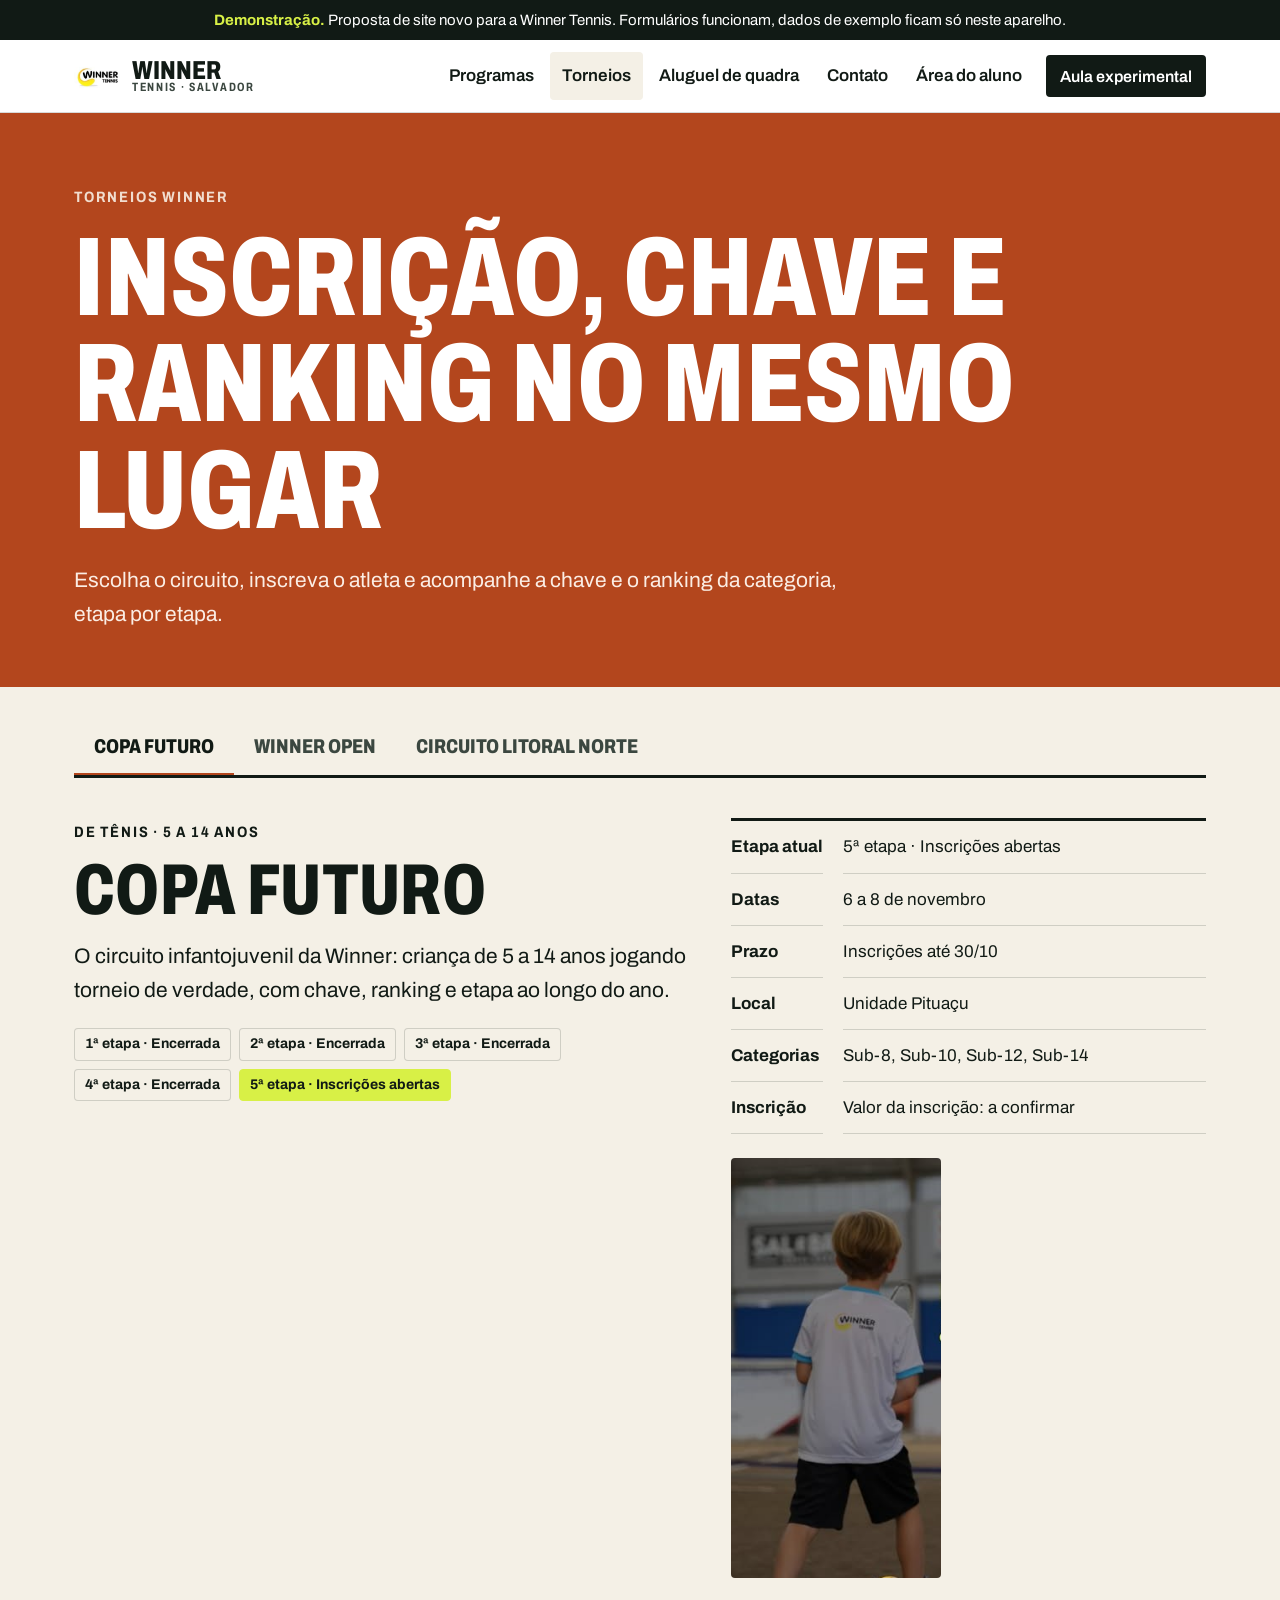
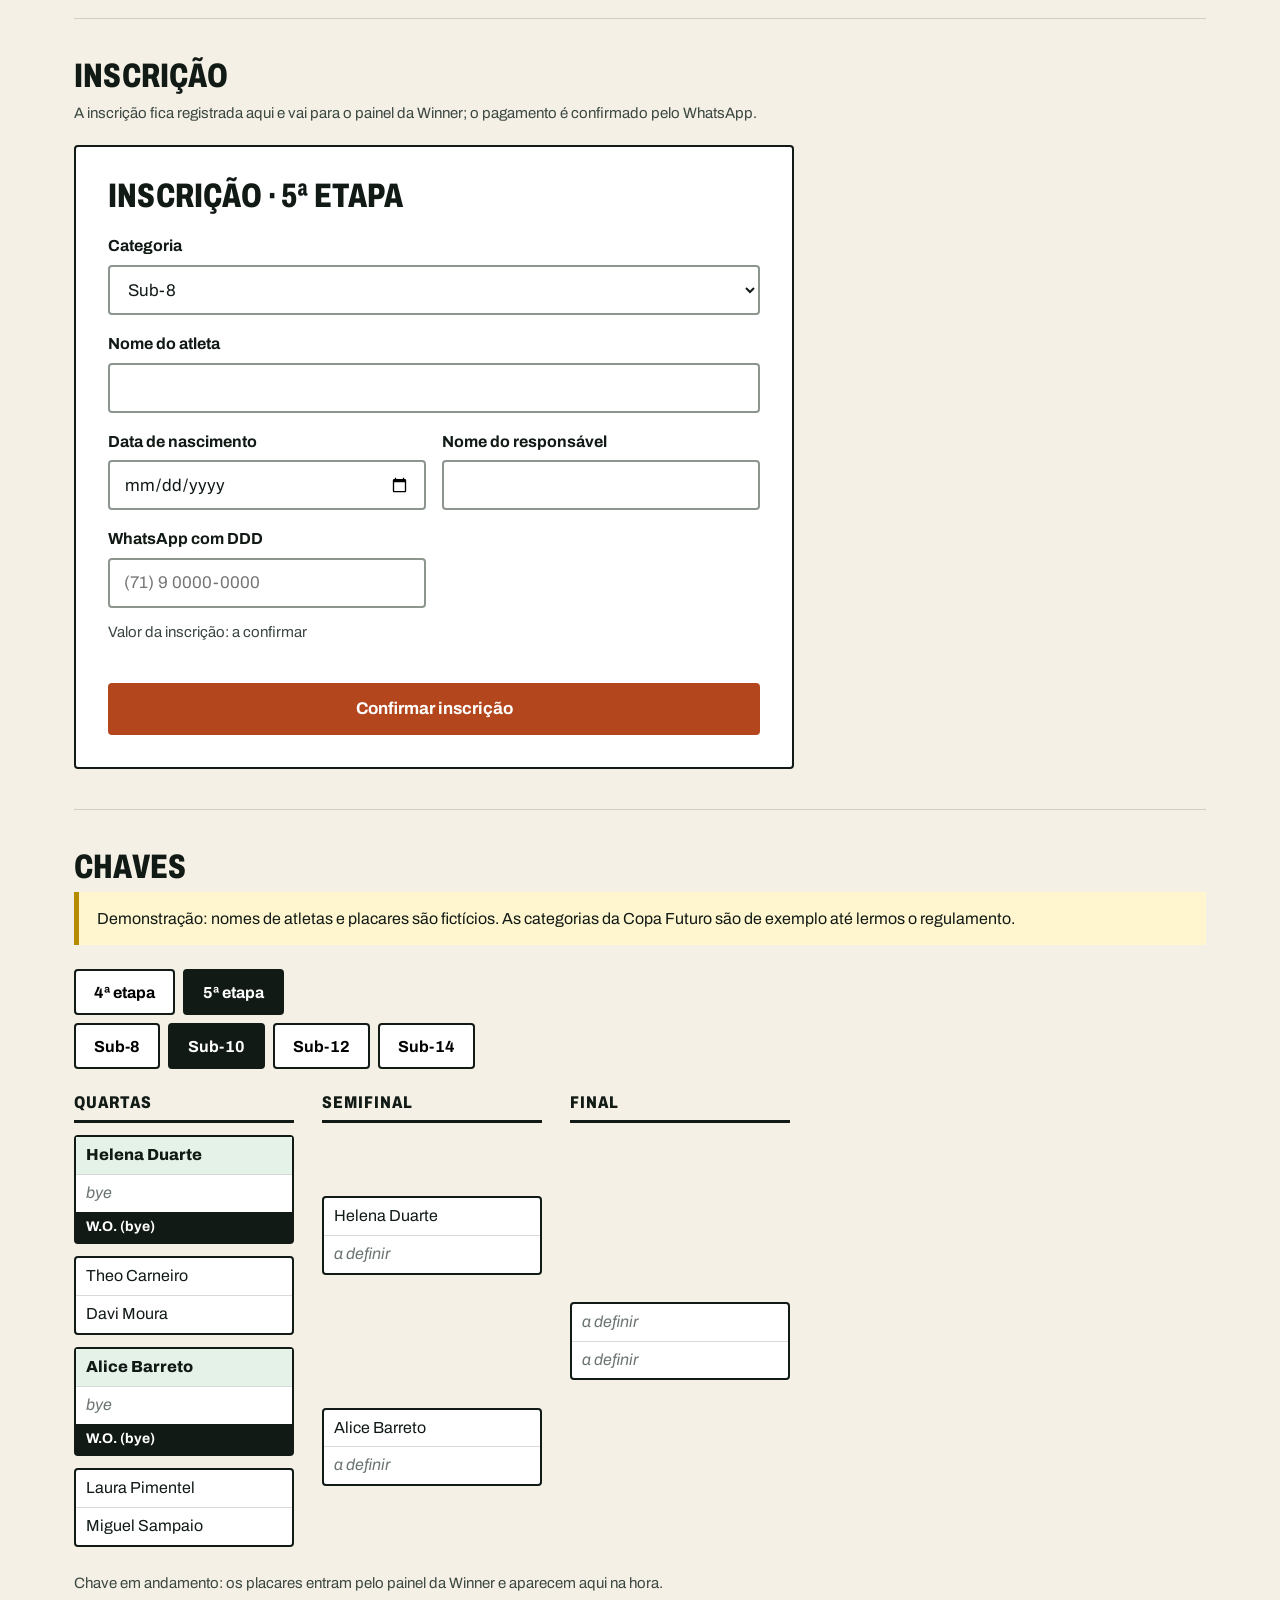
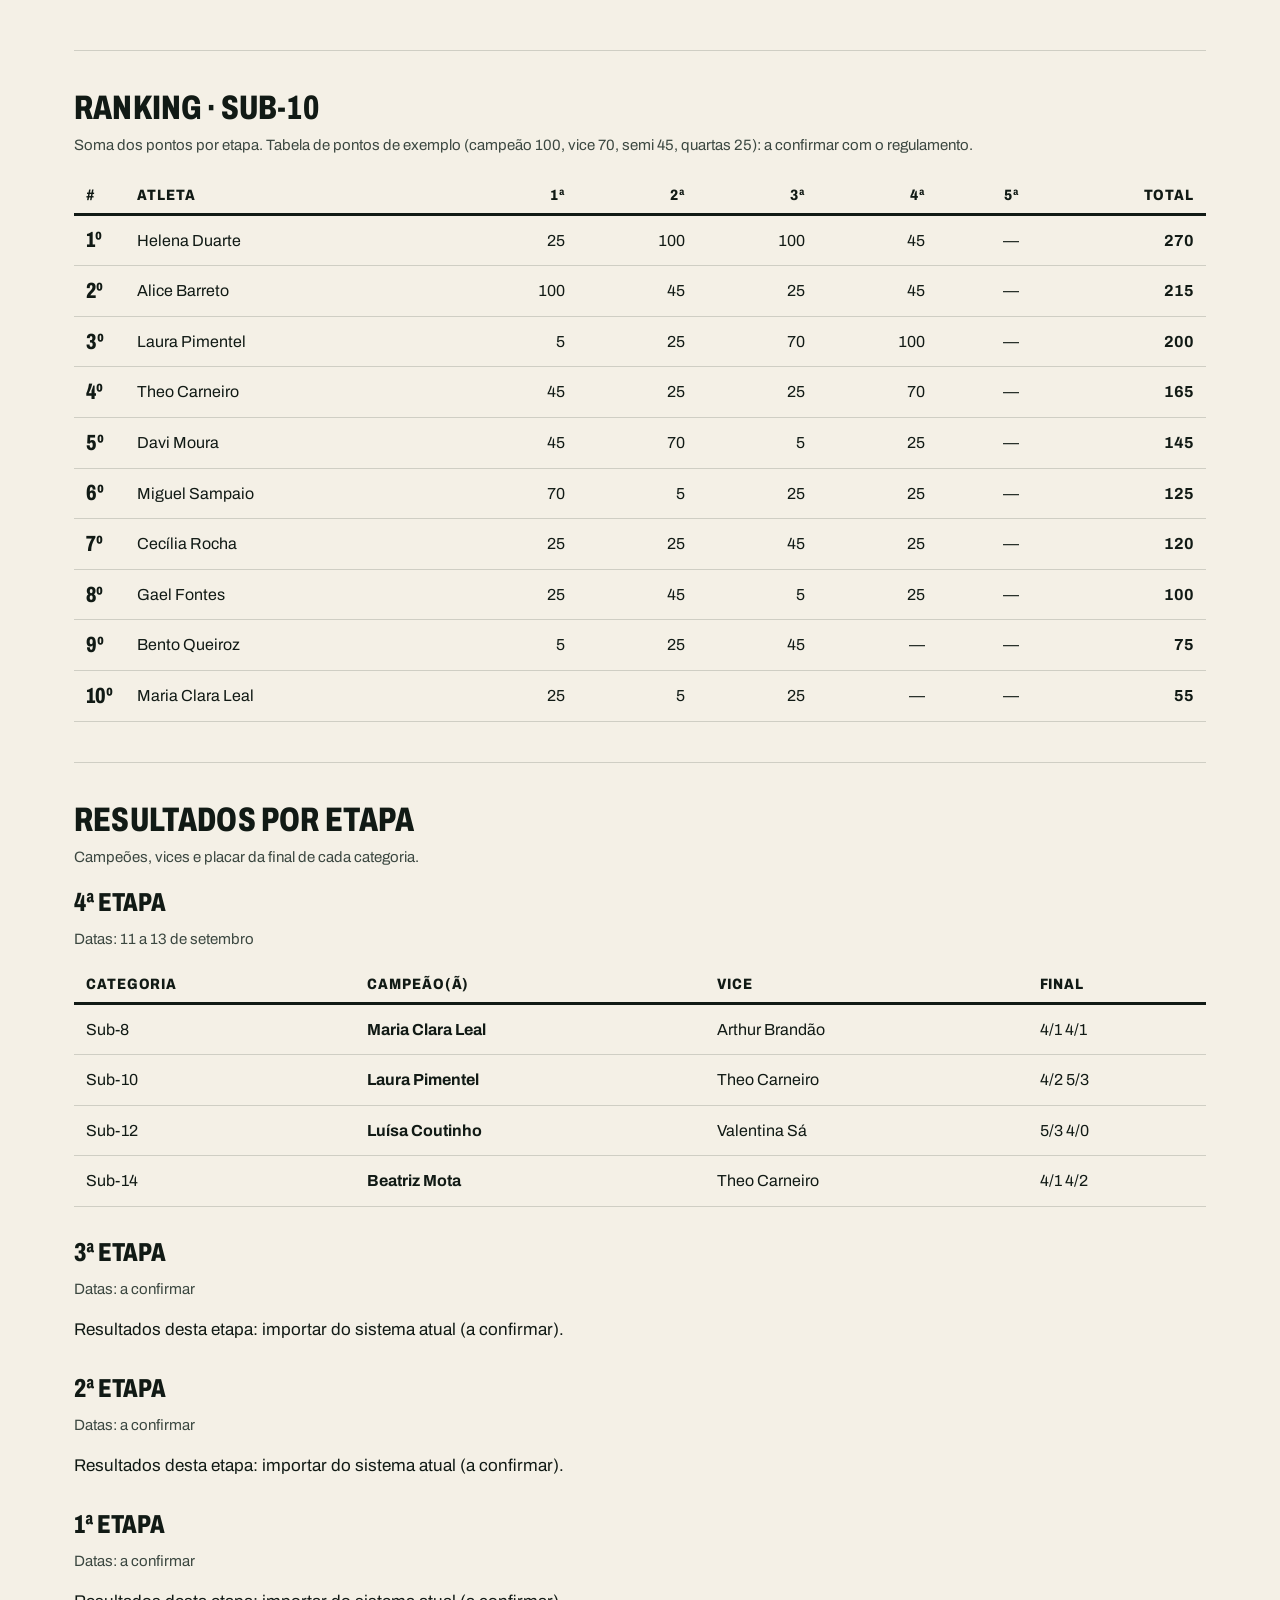
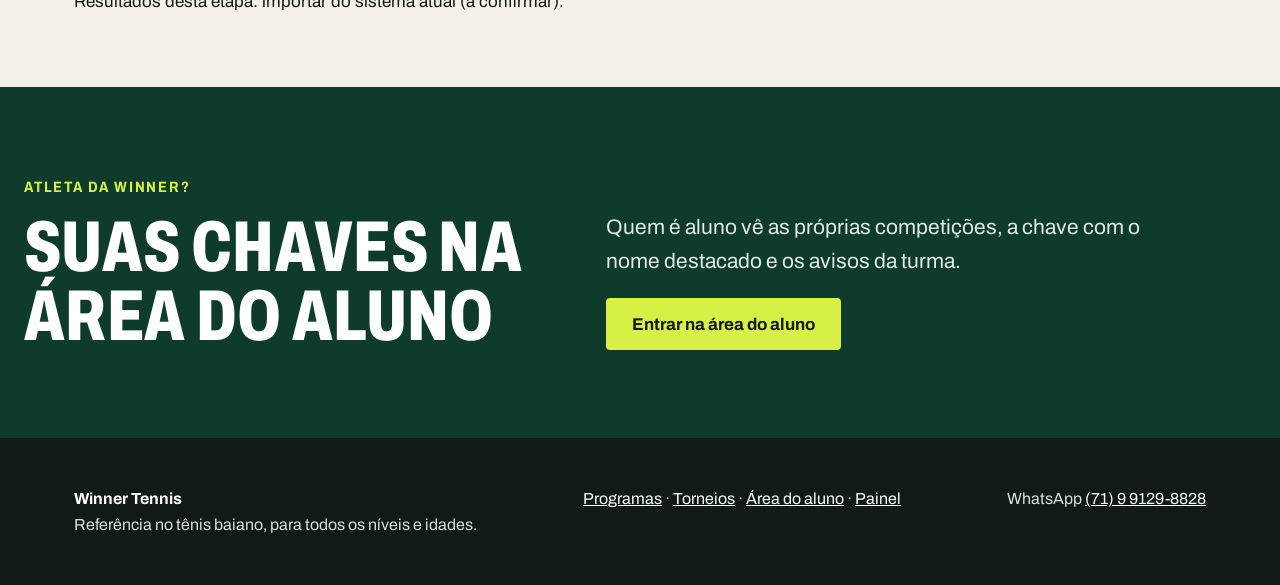
<file: torneios.html>
<!doctype html>
<html lang="pt-BR">
<head>
<meta charset="utf-8">
<meta name="viewport" content="width=device-width, initial-scale=1">
<title>Torneios · Winner Tennis</title>
<meta name="description" content="Copa Futuro, Winner Open / Circuito Amizade e Circuito Litoral Norte: inscrição, chaves, ranking e resultados.">
<link rel="icon" href="fotos/logo-winner.jpg">
<link rel="preconnect" href="https://fonts.googleapis.com"><link rel="preconnect" href="https://fonts.gstatic.com" crossorigin>
<link href="https://fonts.googleapis.com/css2?family=Archivo:wdth,wght@62..125,400..900&display=swap" rel="stylesheet">
<link rel="stylesheet" href="assets/estilo.css?v=20261031153626">
</head>
<body>
<div class="demo-faixa"><b>Demonstração.</b> Proposta de site novo para a Winner Tennis. Formulários funcionam, dados de exemplo ficam só neste aparelho.</div>

<header class="topo">
  <div class="wrap">
    <a class="marca" href="index.html"><img src="fotos/logo-winner.jpg" alt="" width="48" height="48"><span>Winner<small>Tennis · Salvador</small></span></a>
    <button class="menu-btn" type="button" aria-expanded="false" aria-controls="menu">Menu</button>
    <nav class="menu" id="menu" aria-label="Principal">
      <a href="programas.html">Programas</a>
      <a href="torneios.html" aria-current="page">Torneios</a>
      <a href="index.html#quadra">Aluguel de quadra</a>
      <a href="index.html#contato">Contato</a>
      <a href="aluno.html">Área do aluno</a>
      <a class="btn btn-pq" href="index.html#experimental">Aula experimental</a>
    </nav>
  </div>
</header>

<main>
  <section class="pag-cab saibro">
    <div class="wrap">
      <span class="rotulo">Torneios Winner</span>
      <h1>Inscrição, chave e ranking no mesmo lugar</h1>
      <p class="lead">Escolha o circuito, inscreva o atleta e acompanhe a chave e o ranking da categoria, etapa por etapa.</p>
    </div>
  </section>
  <div class="wrap">
    <div class="abas" id="abas" role="tablist" aria-label="Torneios" style="margin-top:32px"></div>
    <div class="t-ficha" id="ficha"></div>

    <div class="bloco" id="inscricao" style="scroll-margin-top:90px">
      <h3>Inscrição</h3>
      <p class="nota">A inscrição fica registrada aqui e vai para o painel da Winner; o pagamento é confirmado pelo WhatsApp.</p>
      <div id="inscricao-corpo" style="max-width:720px"></div>
    </div>

    <div class="bloco" id="chaves" style="scroll-margin-top:90px">
      <h3>Chaves</h3>
      <p class="aviso-demo">Demonstração: nomes de atletas e placares são fictícios. As categorias da Copa Futuro são de exemplo até lermos o regulamento.</p>
      <div class="sub-abas" id="chaves-etapas" style="margin:0 0 8px"></div>
      <div class="sub-abas" id="chaves-cats" style="margin:0 0 24px"></div>
      <div id="chaves-corpo"></div>
    </div>

    <div class="bloco" id="ranking" style="scroll-margin-top:90px">
      <h3>Ranking · <span id="ranking-cat"></span></h3>
      <p class="nota">Soma dos pontos por etapa. Tabela de pontos de exemplo (campeão 100, vice 70, semi 45, quartas 25): a confirmar com o regulamento.</p>
      <div id="ranking-corpo"></div>
    </div>

    <div class="bloco" id="resultados" style="scroll-margin-top:90px">
      <h3>Resultados por etapa</h3>
      <p class="nota">Campeões, vices e placar da final de cada categoria.</p>
      <div id="resultados-corpo"></div>
    </div>
  </div>
  <section class="verde">
    <div class="wrap cab" style="margin:0">
      <div><span class="rotulo">Atleta da Winner?</span><h2>Suas chaves na área do aluno</h2></div>
      <div><p class="lead" style="color:#E1EAE5">Quem é aluno vê as próprias competições, a chave com o nome destacado e os avisos da turma.</p><a class="btn btn-bola" href="aluno.html" style="margin-top:20px">Entrar na área do aluno</a></div>
    </div>
  </section>
</main>

<footer class="rodape">
  <div class="wrap">
    <div><b>Winner Tennis</b><br>Referência no tênis baiano, para todos os níveis e idades.</div>
    <div><a href="programas.html">Programas</a> · <a href="torneios.html">Torneios</a> · <a href="aluno.html">Área do aluno</a> · <a href="admin.html">Painel</a></div>
    <div>WhatsApp <a href="https://wa.me/5571991298828">(71) 9 9129-8828</a></div>
  </div>
</footer>

<script src="assets/config.js?v=20261031153626"></script>
<script src="assets/dados.js?v=20261031153626"></script>
<script src="assets/site.js?v=20261031153626"></script>
<script src="assets/torneios.js?v=20261031153626"></script>
</body>
</html>
</file>
<file: assets/estilo.css>
/* =====================================================================
   Winner Tennis — visual do site
   Conceito: CARTAZ DE TORNEIO. Verde de quadra + saibro, linhas brancas
   de quadra como grid, títulos condensados em caixa alta (Archivo),
   amarelo-bola da marca só como acento sobre o verde.
   Contraste: tinta/giz ~16:1 · branco/verde ~12:1 · branco/saibro ~5,3:1
   ===================================================================== */
:root {
  --giz: #F4F0E6;
  --papel: #FFFFFF;
  --tinta: #111A15;
  --tinta-2: #3B4740;
  --quadra: #0E3B2C;
  --quadra-2: #155238;
  --saibro: #B3461D;
  --saibro-escuro: #8E3615;
  --saibro-claro: #F1DDCF;
  --bola: #D8F046;
  --linha: rgba(17, 26, 21, .16);
  --raio: 4px;
  --max: 1180px;
  --cond: 'Archivo', 'Arial Narrow', sans-serif;
}
* { box-sizing: border-box; }
[hidden] { display: none !important; }
html { scroll-behavior: smooth; -webkit-text-size-adjust: 100%; }
body {
  margin: 0; background: var(--giz); color: var(--tinta);
  font: 400 17px/1.6 'Archivo', system-ui, sans-serif; font-stretch: 100%;
}
img { max-width: 100%; display: block; }
a { color: inherit; }
:focus-visible { outline: 3px solid var(--saibro); outline-offset: 2px; }
.sr { position: absolute; width: 1px; height: 1px; overflow: hidden; clip: rect(0 0 0 0); }

/* tipografia de cartaz */
.cartaz, h1, h2, h3 { font-family: var(--cond); font-stretch: 72%; font-weight: 800; text-transform: uppercase; letter-spacing: .005em; line-height: .95; margin: 0; }
h1 { font-size: clamp(48px, 9vw, 112px); }
h2 { font-size: clamp(38px, 6vw, 72px); }
h3 { font-size: clamp(26px, 3vw, 34px); line-height: 1; }
.rotulo { font-family: var(--cond); font-stretch: 85%; font-weight: 700; text-transform: uppercase; letter-spacing: .12em; font-size: 15px; }
.lead { font-size: clamp(18px, 2vw, 21px); max-width: 38em; }
p { margin: 0 0 1em; }

.wrap { max-width: var(--max); margin: 0 auto; padding: 0 24px; }
section { padding: 88px 0; }
@media (max-width: 640px) { .wrap { padding: 0 16px; } section { padding: 64px 0; } }

/* faixa de demonstração */
.demo-faixa { background: var(--tinta); color: #fff; font-size: 15px; text-align: center; padding: 8px 16px; }
.demo-faixa b { color: var(--bola); }

/* topo */
.topo { background: var(--papel); border-bottom: 1px solid var(--linha); position: sticky; top: 0; z-index: 20; }
.topo .wrap { display: flex; align-items: center; gap: 24px; min-height: 72px; }
.marca { display: flex; align-items: center; gap: 10px; text-decoration: none; }
.marca img { width: 48px; height: 48px; border-radius: 50%; }
.marca span { font-family: var(--cond); font-stretch: 75%; font-weight: 800; font-size: 26px; text-transform: uppercase; line-height: .9; }
.marca small { display: block; font-size: 12px; letter-spacing: .14em; font-weight: 700; color: var(--tinta-2); }
.menu { margin-left: auto; display: flex; gap: 4px; align-items: center; }
.menu a { text-decoration: none; font-weight: 600; padding: 10px 12px; border-radius: var(--raio); }
.menu a:hover, .menu a[aria-current] { background: var(--giz); }
.menu .btn { margin-left: 8px; }
.menu-btn { display: none; margin-left: auto; background: none; border: 2px solid var(--tinta); border-radius: var(--raio); font: 700 16px 'Archivo'; padding: 8px 14px; }
@media (max-width: 900px) {
  .menu-btn { display: block; }
  .menu { display: none; position: absolute; left: 0; right: 0; top: 100%; background: var(--papel); flex-direction: column; align-items: stretch; padding: 8px 16px 20px; border-bottom: 1px solid var(--linha); }
  .menu.aberto { display: flex; }
  .menu a { padding: 14px 8px; border-bottom: 1px solid var(--linha); }
  .menu .btn { margin: 12px 0 0; text-align: center; }
}

/* botões */
.btn { display: inline-flex; align-items: center; justify-content: center; gap: 8px; min-height: 52px; padding: 0 24px;
  border-radius: var(--raio); border: 2px solid var(--tinta); background: var(--tinta); color: #fff;
  font: 700 17px 'Archivo'; text-decoration: none; cursor: pointer; }
.btn:hover { background: var(--quadra); border-color: var(--quadra); }
.btn-bola { background: var(--bola); border-color: var(--bola); color: var(--tinta); }
.btn-bola:hover { background: #fff; border-color: #fff; }
.btn-saibro { background: var(--saibro); border-color: var(--saibro); }
.btn-saibro:hover { background: var(--saibro-escuro); border-color: var(--saibro-escuro); }
.btn-vazado { background: transparent; color: inherit; border-color: currentColor; }
.btn-vazado:hover { background: rgba(255,255,255,.12); border-color: currentColor; }
.btn-pq { min-height: 42px; padding: 0 16px; font-size: 16px; }

/* capa */
.capa { background: var(--quadra); color: #fff; padding: 0; position: relative; overflow: hidden; }
.capa .wrap { display: grid; grid-template-columns: 1.1fr .9fr; gap: 48px; align-items: stretch; min-height: 620px; }
.capa-texto { padding: 80px 0 72px; position: relative; display: flex; flex-direction: column; justify-content: center; }
.capa h1 span { color: var(--bola); }
.capa .lead { margin: 24px 0 32px; color: #E6EFE9; }
.capa .acoes { display: flex; flex-wrap: wrap; gap: 12px; }
/* linhas de quadra vistas de cima */
.capa::before { content: ''; position: absolute; inset: 40px -10% 40px 52%; border: 2px solid rgba(255,255,255,.18); pointer-events: none; }
.capa::after { content: ''; position: absolute; top: 40px; bottom: 40px; left: 76%; border-left: 2px solid rgba(255,255,255,.18); pointer-events: none; }
.capa-fotos { position: relative; display: grid; grid-template-rows: 1.3fr 1fr; gap: 12px; padding: 40px 0; z-index: 1; }
.capa-fotos img { width: 100%; height: 100%; object-fit: cover; border-radius: var(--raio); }
.capa-fotos .duas { display: grid; grid-template-columns: 1fr 1fr; gap: 12px; min-height: 0; }
@media (max-width: 900px) {
  .capa .wrap { grid-template-columns: 1fr; min-height: 0; gap: 0; }
  .capa-texto { padding: 56px 0 32px; }
  .capa-fotos { padding: 0 0 40px; grid-template-rows: 260px 180px; }
  .capa::before, .capa::after { display: none; }
}

/* placar de números */
.placar { background: var(--tinta); color: #fff; padding: 0; }
.placar .wrap { display: grid; grid-template-columns: repeat(4, 1fr); }
.placar div { padding: 28px 20px; border-left: 1px solid rgba(255,255,255,.18); }
.placar div:first-child { border-left: 0; padding-left: 0; }
.placar b { display: block; font-family: var(--cond); font-stretch: 70%; font-weight: 800; font-size: 52px; line-height: 1; color: var(--bola); text-transform: uppercase; }
.placar span { font-size: 16px; color: #D9E0DC; }
@media (max-width: 720px) {
  .placar .wrap { grid-template-columns: 1fr 1fr; }
  .placar div { border-left: 0; border-top: 1px solid rgba(255,255,255,.18); padding: 20px 0; }
  .placar div:nth-child(-n+2) { border-top: 0; }
  .placar b { font-size: 34px; }
}

/* cabeçalho de seção */
.cab { display: grid; grid-template-columns: 1fr 1fr; gap: 32px; align-items: end; margin-bottom: 48px; }
.cab .rotulo { display: block; margin-bottom: 14px; color: var(--saibro); }
.cab p { margin: 0; color: var(--tinta-2); }
@media (max-width: 800px) { .cab { grid-template-columns: 1fr; gap: 16px; margin-bottom: 32px; } }

/* cartaz do próximo torneio */
.torneio-destaque { background: var(--saibro); color: #fff; overflow: hidden; }
.poster { display: grid; grid-template-columns: 1.2fr .8fr; gap: 48px; align-items: center; }
.poster .rotulo { color: var(--saibro-claro); }
.poster h2 { font-size: clamp(56px, 10vw, 128px); margin: 12px 0 8px; }
.poster .etapa { font-family: var(--cond); font-stretch: 72%; font-weight: 800; font-size: clamp(28px, 4vw, 44px); text-transform: uppercase; }
.datas { display: flex; align-items: stretch; gap: 0; margin: 28px 0; border: 2px solid #fff; width: fit-content; max-width: 100%; }
.datas div { padding: 12px 20px; border-left: 2px solid #fff; }
.datas div:first-child { border-left: 0; }
.datas b { display: block; font-family: var(--cond); font-stretch: 72%; font-weight: 800; font-size: 44px; line-height: 1; }
.datas span { font-size: 15px; font-weight: 600; text-transform: uppercase; letter-spacing: .08em; }
.poster ul { list-style: none; padding: 0; margin: 0 0 28px; }
.poster li { padding: 10px 0; border-top: 1px solid rgba(255,255,255,.35); font-weight: 600; }
.poster .acoes { display: flex; flex-wrap: wrap; gap: 12px; }
.poster figure { margin: 0; }
.poster figure img { border: 8px solid #fff; transform: rotate(2deg); box-shadow: 0 18px 40px rgba(0,0,0,.25); }
.poster figcaption { font-size: 15px; margin-top: 16px; color: var(--saibro-claro); }
@media (max-width: 860px) {
  .poster { grid-template-columns: 1fr; gap: 32px; }
  .poster figure { max-width: 340px; }
  .datas b { font-size: 34px; }
  .datas div { padding: 10px 14px; }
}

/* programas: lista tipo súmula */
.programas { border-top: 3px solid var(--tinta); }
.prog { display: grid; grid-template-columns: 90px 1.1fr 1.4fr auto; gap: 24px; align-items: center; padding: 28px 0; border-bottom: 1px solid var(--linha); text-decoration: none; }
.prog:hover h3 { color: var(--saibro); }
.prog .num { font-family: var(--cond); font-stretch: 70%; font-weight: 800; font-size: 44px; color: var(--quadra-2); line-height: 1; }
.prog .faixa { display: block; margin-top: 8px; font-weight: 700; color: var(--saibro); }
.prog p { margin: 0; color: var(--tinta-2); }
.prog .seta { font-weight: 700; white-space: nowrap; border-bottom: 2px solid currentColor; }
@media (max-width: 800px) {
  .prog { grid-template-columns: 76px 1fr; gap: 8px 14px; }
  .prog .num { font-size: 28px; grid-row: span 3; align-self: start; }
  .prog .seta { justify-self: start; }
}

/* duas colunas com foto */
.dupla { display: grid; grid-template-columns: 1fr 1fr; gap: 56px; align-items: center; }
.dupla img { width: 100%; aspect-ratio: 1 / 1; object-fit: cover; border-radius: var(--raio); }
@media (max-width: 800px) { .dupla { grid-template-columns: 1fr; gap: 32px; } }

/* formulários */
.form { background: var(--papel); border: 2px solid var(--tinta); border-radius: var(--raio); padding: 32px; }
.form h3 { margin-bottom: 20px; }
.campos { display: grid; grid-template-columns: 1fr 1fr; gap: 16px; }
.campos .cheio { grid-column: 1 / -1; }
label { display: block; font-weight: 700; font-size: 16px; }
input, select, textarea { width: 100%; margin-top: 6px; min-height: 50px; padding: 10px 14px; font: 400 17px 'Archivo'; color: var(--tinta);
  background: #fff; border: 2px solid #8C968F; border-radius: var(--raio); }
input:focus, select:focus, textarea:focus { border-color: var(--quadra); outline: none; box-shadow: 0 0 0 3px rgba(14,59,44,.18); }
textarea { min-height: 96px; resize: vertical; }
.escolhas { display: flex; flex-wrap: wrap; gap: 8px; margin-top: 8px; }
.escolhas label { font-weight: 600; }
.escolhas input { position: absolute; opacity: 0; width: 1px; height: 1px; }
.escolhas span { display: inline-flex; align-items: center; min-height: 46px; padding: 0 16px; border: 2px solid #8C968F; border-radius: var(--raio); cursor: pointer; background: #fff; }
.escolhas input:checked + span { background: var(--quadra); border-color: var(--quadra); color: #fff; }
.escolhas input:focus-visible + span { outline: 3px solid var(--saibro); outline-offset: 2px; }
.escolhas input:disabled + span { opacity: .45; text-decoration: line-through; cursor: not-allowed; }
.form .btn { margin-top: 24px; width: 100%; }
.nota { font-size: 15px; color: var(--tinta-2); margin-top: 12px; }
.ok-msg { margin-top: 16px; padding: 14px 16px; background: #E4F2E8; border-left: 4px solid var(--quadra); font-weight: 600; }
.erro-msg { margin-top: 16px; padding: 14px 16px; background: #FBE6DD; border-left: 4px solid var(--saibro); font-weight: 600; }
@media (max-width: 640px) { .campos { grid-template-columns: 1fr; } .form { padding: 22px 16px; } }

/* seção verde */
.verde { background: var(--quadra); color: #fff; }
.verde .cab .rotulo { color: var(--bola); }
.verde .cab p, .verde .nota { color: #D3DED8; }
.verde .form { color: var(--tinta); border-color: #fff; }

/* equipe */
.equipe { display: grid; grid-template-columns: repeat(3, 1fr); border-top: 3px solid var(--tinta); }
.equipe div { padding: 24px 24px 24px 0; border-bottom: 1px solid var(--linha); }
.equipe .rotulo { color: var(--saibro); font-size: 14px; }
.equipe b { display: block; font-size: 20px; margin-top: 6px; }
.equipe .pend { color: var(--tinta-2); font-weight: 600; }
@media (max-width: 800px) { .equipe { grid-template-columns: 1fr 1fr; } }
@media (max-width: 520px) { .equipe { grid-template-columns: 1fr; } }

/* contato */
.contato { display: grid; grid-template-columns: 1fr 1fr; gap: 48px; }
.unid { padding: 24px 0; border-top: 1px solid var(--linha); }
.unid:first-of-type { border-top: 3px solid var(--tinta); }
.unid h3 { margin-bottom: 6px; }
.unid p { margin: 0 0 8px; color: var(--tinta-2); }
.setores { list-style: none; padding: 0; margin: 0; border-top: 3px solid var(--tinta); }
.setores li { display: flex; justify-content: space-between; align-items: center; gap: 12px; padding: 16px 0; border-bottom: 1px solid var(--linha); flex-wrap: wrap; }
.setores a { font-weight: 700; }
@media (max-width: 800px) { .contato { grid-template-columns: 1fr; gap: 32px; } }

/* rodapé */
.rodape { background: var(--tinta); color: #D9E0DC; padding: 48px 0; font-size: 16px; }
.rodape .wrap { display: flex; flex-wrap: wrap; justify-content: space-between; gap: 24px; }
.rodape b { color: #fff; }
.rodape a { color: #fff; }

/* páginas internas */
.pag-cab { background: var(--quadra); color: #fff; padding: 72px 0 56px; }
.pag-cab .rotulo { color: var(--bola); display: block; margin-bottom: 16px; }
.pag-cab .lead { color: #E1EAE5; margin: 20px 0 0; }
.pag-cab.saibro { background: var(--saibro); }
.pag-cab.saibro .rotulo { color: var(--saibro-claro); }
.pag-cab.saibro .lead { color: #FBEDE4; }

/* detalhe de programa */
.programa { display: grid; grid-template-columns: 340px 1fr; gap: 48px; padding: 56px 0; border-bottom: 1px solid var(--linha); scroll-margin-top: 90px; }
.programa img { width: 100%; aspect-ratio: 1 / 1; object-fit: cover; border-radius: var(--raio); }
.programa .faixa { display: inline-block; margin: 12px 0 18px; padding: 6px 12px; background: var(--quadra); color: #fff; font-weight: 700; border-radius: var(--raio); }
.programa blockquote { margin: 24px 0; padding-left: 18px; border-left: 4px solid var(--saibro); font-family: var(--cond); font-stretch: 80%; font-weight: 700; font-size: 24px; line-height: 1.2; }
.programa ul { padding: 0; list-style: none; margin: 0 0 24px; display: grid; grid-template-columns: 1fr 1fr; gap: 0 24px; }
.programa li { padding: 10px 0; border-top: 1px solid var(--linha); font-weight: 600; }
@media (max-width: 800px) { .programa { grid-template-columns: 1fr; gap: 24px; } .programa img { max-width: 360px; } .programa ul { grid-template-columns: 1fr; } }

/* torneios */
.abas { display: flex; gap: 0; border-bottom: 3px solid var(--tinta); overflow-x: auto; }
.abas button { flex: 0 0 auto; background: none; border: 0; padding: 16px 20px; font: 800 20px var(--cond); font-stretch: 78%; text-transform: uppercase; cursor: pointer; color: var(--tinta-2); border-bottom: 5px solid transparent; margin-bottom: -3px; }
.abas button[aria-selected="true"] { color: var(--tinta); border-bottom-color: var(--saibro); }
.sub-abas { display: flex; flex-wrap: wrap; gap: 8px; margin: 28px 0 24px; }
.sub-abas button { min-height: 46px; padding: 0 18px; border: 2px solid var(--tinta); background: #fff; border-radius: var(--raio); font: 700 16px 'Archivo'; cursor: pointer; }
.sub-abas button[aria-pressed="true"] { background: var(--tinta); color: #fff; }
.t-ficha { display: grid; grid-template-columns: 1.3fr 1fr; gap: 40px; padding: 40px 0; }
.t-ficha dl { margin: 0; display: grid; grid-template-columns: auto 1fr; gap: 0 20px; border-top: 3px solid var(--tinta); }
.t-ficha dt, .t-ficha dd { padding: 12px 0; border-bottom: 1px solid var(--linha); margin: 0; }
.t-ficha dt { font-weight: 700; }
@media (max-width: 800px) { .t-ficha { grid-template-columns: 1fr; } }
.bloco { padding: 40px 0; border-top: 1px solid var(--linha); }
.bloco > h3 { margin-bottom: 8px; }
.bloco > .nota { margin: 0 0 20px; }
.selos { display: flex; flex-wrap: wrap; gap: 8px; }
.selo { display: inline-block; padding: 4px 10px; border-radius: var(--raio); font-size: 14px; font-weight: 700; background: var(--giz); border: 1px solid var(--linha); }
.selo-aberto { background: var(--bola); border-color: var(--bola); }
.selo-andamento { background: var(--saibro); color: #fff; border-color: var(--saibro); }

/* chave (também usada no painel e na área do aluno) */
.chave-rolar { overflow-x: auto; padding-bottom: 12px; }
.chave { display: flex; gap: 28px; min-width: min-content; }
.chave-col { display: flex; flex-direction: column; width: 220px; flex: 0 0 220px; }
.chave-fase { font: 800 17px var(--cond); font-stretch: 80%; text-transform: uppercase; letter-spacing: .06em; padding-bottom: 8px; border-bottom: 3px solid var(--tinta); margin-bottom: 12px; }
.chave-jogos { display: flex; flex-direction: column; justify-content: space-around; flex: 1; gap: 12px; }
.jogo { display: block; width: 100%; text-align: left; background: #fff; border: 2px solid var(--tinta); border-radius: var(--raio); padding: 0; font: inherit; color: inherit; }
button.jogo { cursor: pointer; }
button.jogo:hover { border-color: var(--saibro); }
.jogo-lado { padding: 8px 10px; font-size: 16px; line-height: 1.3; }
.jogo-lado + .jogo-lado { border-top: 1px solid var(--linha); }
.jogo-lado.venceu { font-weight: 800; background: #E4F2E8; }
.jogo-lado.perdeu { color: #5B6660; }
.jogo-lado.eu { box-shadow: inset 5px 0 0 var(--saibro); }
.jogo-lado .vazio { color: #6B756F; font-style: italic; }
.jogo-placar { padding: 4px 10px; font-size: 14px; font-weight: 700; background: var(--tinta); color: #fff; }

/* tabelas */
.tabela-rolar { overflow-x: auto; }
table.tab { width: 100%; border-collapse: collapse; font-size: 16px; }
.tab th { text-align: left; font: 800 15px var(--cond); font-stretch: 85%; text-transform: uppercase; letter-spacing: .06em; padding: 10px 12px; border-bottom: 3px solid var(--tinta); white-space: nowrap; }
.tab td { padding: 12px; border-bottom: 1px solid var(--linha); }
.tab .n { text-align: right; font-variant-numeric: tabular-nums; }
.tab .pos { font: 800 22px var(--cond); font-stretch: 72%; width: 48px; }
.tab tr.eu td { background: #FFF6CF; }

.aviso-demo { padding: 14px 18px; background: #FFF6CF; border-left: 5px solid #B58B00; font-size: 16px; margin: 0 0 24px; }

/* área do aluno */
.login { max-width: 520px; margin: 0 auto; }
.cred { margin-top: 20px; padding: 16px; background: var(--giz); border: 2px dashed var(--tinta-2); border-radius: var(--raio); font-size: 16px; }
.cred button { margin-top: 8px; }
.cred div + div { margin-top: 12px; padding-top: 12px; border-top: 1px solid var(--linha); }
.painel-aluno { display: grid; grid-template-columns: repeat(12, 1fr); gap: 24px; }
.caixa { background: #fff; border: 2px solid var(--tinta); border-radius: var(--raio); padding: 24px; grid-column: span 6; }
.caixa.larga { grid-column: 1 / -1; }
.caixa.terco { grid-column: span 4; }
.caixa h3 { font-size: 26px; margin-bottom: 16px; }
.grande { font: 800 64px var(--cond); font-stretch: 70%; line-height: 1; }
.barras-freq { display: flex; gap: 4px; align-items: flex-end; height: 64px; margin: 16px 0 8px; }
.barras-freq i { flex: 1; background: var(--quadra); border-radius: 2px 2px 0 0; }
.barras-freq i.f { background: #E0B9A5; height: 30% !important; }
.hab { display: grid; grid-template-columns: 120px 1fr 44px; gap: 12px; align-items: center; padding: 8px 0; border-bottom: 1px solid var(--linha); font-size: 16px; }
.hab .trilho { display: flex; gap: 4px; }
.hab .trilho i { flex: 1; height: 14px; background: #E2E5E3; border-radius: 2px; }
.hab .trilho i.on { background: var(--quadra); }
.hab .trilho i.novo { background: var(--bola); outline: 2px solid var(--quadra); outline-offset: -2px; }
.lista-simples { list-style: none; padding: 0; margin: 0; }
.lista-simples li { padding: 14px 0; border-bottom: 1px solid var(--linha); }
.lista-simples li:first-child { padding-top: 0; }
.lista-simples small { display: block; color: var(--tinta-2); font-size: 15px; }
@media (max-width: 900px) { .caixa, .caixa.terco { grid-column: 1 / -1; } }
@media (max-width: 420px) { .hab { grid-template-columns: 96px 1fr 36px; gap: 8px; } .caixa { padding: 18px 14px; } }

/* reserva de quadra: horários */
.horarios { display: grid; grid-template-columns: repeat(auto-fill, minmax(86px, 1fr)); gap: 8px; margin-top: 8px; }
.horarios label { font-weight: 600; }
.horarios input { position: absolute; opacity: 0; width: 1px; height: 1px; }
.horarios span { display: flex; align-items: center; justify-content: center; min-height: 46px; border: 2px solid #8C968F; border-radius: var(--raio); background: #fff; cursor: pointer; }
.horarios input:checked + span { background: var(--quadra); border-color: var(--quadra); color: #fff; }
.horarios input:disabled + span { background: #ECEAE4; color: #6B756F; text-decoration: line-through; cursor: not-allowed; }
.horarios input:focus-visible + span { outline: 3px solid var(--saibro); outline-offset: 2px; }

/* animação de entrada discreta (só com JS e sem "reduzir movimento") */
@media (prefers-reduced-motion: no-preference) {
  .js .surge { opacity: 0; transform: translateY(16px); transition: opacity .5s ease, transform .5s ease; }
  .js .surge.visto { opacity: 1; transform: none; }
}
</file>
<file: assets/admin.css>
/* =====================================================================
   Winner Tennis — painel da secretaria / coordenação
   Usa as variáveis e componentes de estilo.css (botões, tabelas, chave).
   Fundo claro e alto contraste, corpo 17px.
   ===================================================================== */
body.adm { background: #F7F5EF; }
.adm-topo { background: var(--quadra); color: #fff; }
.adm-topo .wrap { display: flex; flex-wrap: wrap; padding-top: 8px; padding-bottom: 8px; align-items: center; gap: 16px; min-height: 64px; max-width: none; }
.adm-topo .marca span { color: #fff; }
.adm-topo .marca small { color: #CFE0D6; }
.adm-topo .sp { margin-left: auto; display: flex; gap: 8px; align-items: center; }
.adm-topo .btn { min-height: 42px; color: #fff; }

.adm-grade { display: grid; grid-template-columns: 240px 1fr; min-height: calc(100vh - 104px); }
.adm-nav { background: #fff; border-right: 1px solid var(--linha); padding: 16px 0; }
.adm-nav button { display: block; width: 100%; text-align: left; background: none; border: 0; border-left: 5px solid transparent;
  padding: 14px 20px; font: 700 17px 'Archivo'; color: var(--tinta-2); cursor: pointer; }
.adm-nav button:hover { background: var(--giz); }
.adm-nav button[aria-current="true"] { color: var(--tinta); border-left-color: var(--saibro); background: var(--giz); }
.adm-nav .cont { float: right; background: var(--saibro); color: #fff; border-radius: 99px; font-size: 14px; padding: 0 8px; }
.adm-main { padding: 32px; min-width: 0; }
.adm-main h2 { font-size: clamp(34px, 4vw, 48px); margin-bottom: 8px; }
.adm-main > .nota { margin: 0 0 24px; }
@media (max-width: 900px) {
  .adm-grade { grid-template-columns: 1fr; }
  .adm-nav { display: flex; overflow-x: auto; padding: 0; border-right: 0; border-bottom: 1px solid var(--linha); position: sticky; top: 0; z-index: 5; }
  .adm-nav button { flex: 0 0 auto; width: auto; border-left: 0; border-bottom: 4px solid transparent; padding: 14px 16px; }
  .adm-nav button[aria-current="true"] { border-bottom-color: var(--saibro); }
  .adm-main { padding: 24px 16px; }
}

.kpis { display: grid; grid-template-columns: repeat(auto-fit, minmax(180px, 1fr)); gap: 16px; margin-bottom: 28px; }
.kpi { background: #fff; border: 2px solid var(--tinta); border-radius: var(--raio); padding: 18px 20px; }
.kpi b { display: block; font: 800 48px var(--cond); font-stretch: 70%; line-height: 1; }
.kpi span { font-size: 16px; color: var(--tinta-2); }
.kpi.alerta { border-color: var(--saibro); }
.kpi.alerta b { color: var(--saibro); }

.cartoes { display: grid; grid-template-columns: repeat(auto-fit, minmax(320px, 1fr)); gap: 20px; }
.cartao { background: #fff; border: 1px solid var(--linha); border-top: 4px solid var(--tinta); border-radius: var(--raio); padding: 20px; min-width: 0; }
.cartao h3 { font-size: 24px; margin-bottom: 12px; }
@media (max-width: 420px) { .cartoes { grid-template-columns: 1fr; } }

.filtros { display: flex; flex-wrap: wrap; gap: 12px; align-items: end; margin-bottom: 20px; }
.filtros label { min-width: 180px; }
.filtros select, .filtros input { min-height: 46px; }
.linha-acoes { display: flex; flex-wrap: wrap; gap: 8px; }
.tab td .btn { white-space: nowrap; }
.tag { display: inline-block; padding: 2px 10px; border-radius: 99px; font-size: 14px; font-weight: 700; border: 1px solid transparent; white-space: nowrap; }
.tag-ok { background: #DDF0E3; color: #0E4A2C; }
.tag-pend { background: #FFF0C2; color: #6B4E00; }
.tag-canc { background: #EEE; color: #555; text-decoration: line-through; }
.tag-nova { background: var(--saibro); color: #fff; }

.chamada li { display: flex; justify-content: space-between; align-items: center; gap: 12px; flex-wrap: wrap; }
.seg { display: inline-flex; border: 2px solid var(--tinta); border-radius: var(--raio); overflow: hidden; }
.seg button { border: 0; background: #fff; padding: 8px 14px; font: 700 16px 'Archivo'; cursor: pointer; min-height: 42px; }
.seg button + button { border-left: 2px solid var(--tinta); }
.seg button[aria-pressed="true"].p { background: var(--quadra); color: #fff; }
.seg button[aria-pressed="true"].f { background: var(--saibro); color: #fff; }

/* grade de reservas */
.grade-q { display: grid; gap: 6px; min-width: 520px; }
.grade-q .h { font-weight: 800; font-size: 15px; text-transform: uppercase; letter-spacing: .06em; padding: 6px 0; }
.grade-q .hora { font-weight: 700; padding: 10px 0; }
.celula { min-height: 48px; border: 2px dashed #B9C0BB; border-radius: var(--raio); background: #fff; text-align: left; padding: 6px 10px; font: 600 15px 'Archivo'; cursor: pointer; color: var(--tinta-2); }
.celula.ocupada { border-style: solid; border-color: var(--quadra); background: #E4F2E8; color: var(--tinta); }
.celula.pendente { border-style: solid; border-color: #B58B00; background: #FFF6CF; color: var(--tinta); }

dialog { border: 2px solid var(--tinta); border-radius: var(--raio); padding: 0; width: min(560px, calc(100vw - 32px)); max-height: calc(100vh - 32px); }
dialog::backdrop { background: rgba(17, 26, 21, .55); }
dialog form, dialog .dlg { padding: 24px; }
dialog h3 { font-size: 28px; margin-bottom: 16px; }
dialog .linha-acoes { margin-top: 20px; }
.hab-edit { display: grid; grid-template-columns: 1fr 90px; gap: 8px 12px; align-items: center; }
.hab-edit input { margin: 0; min-height: 42px; }
</file>
